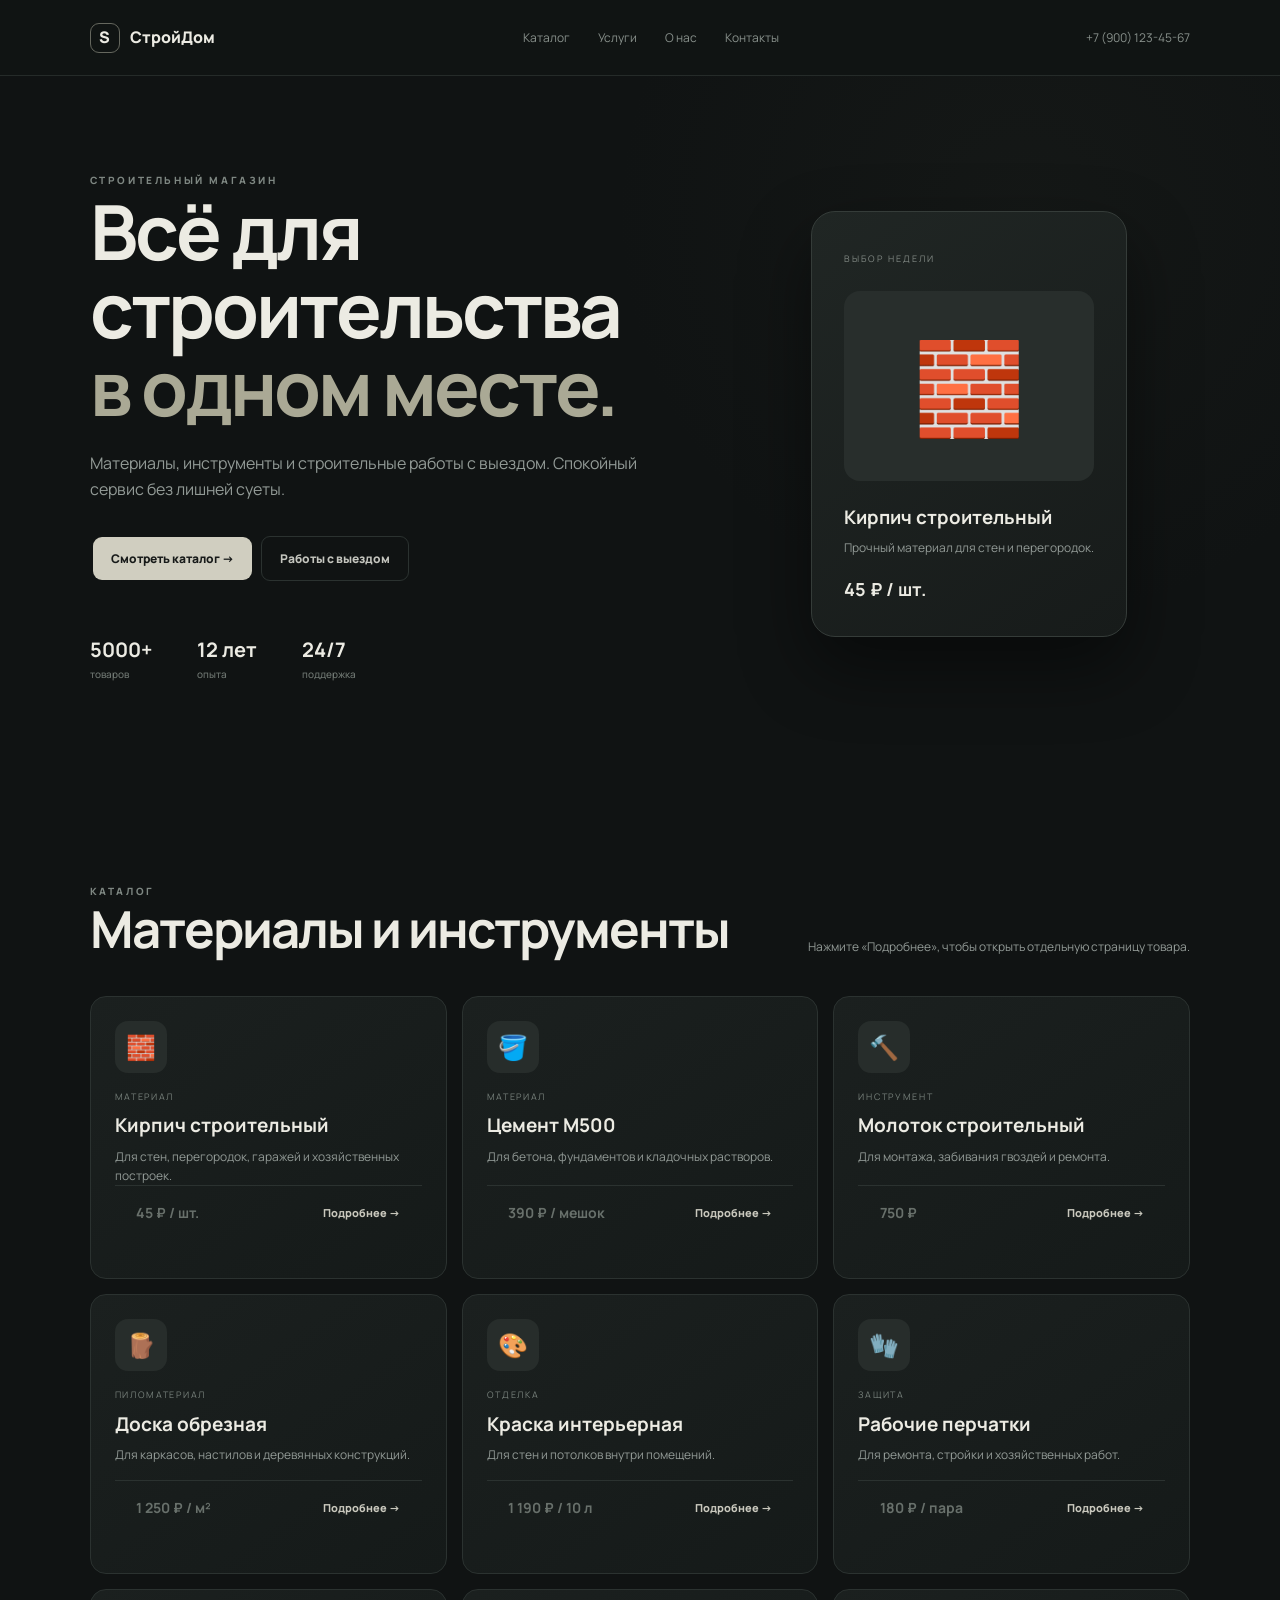
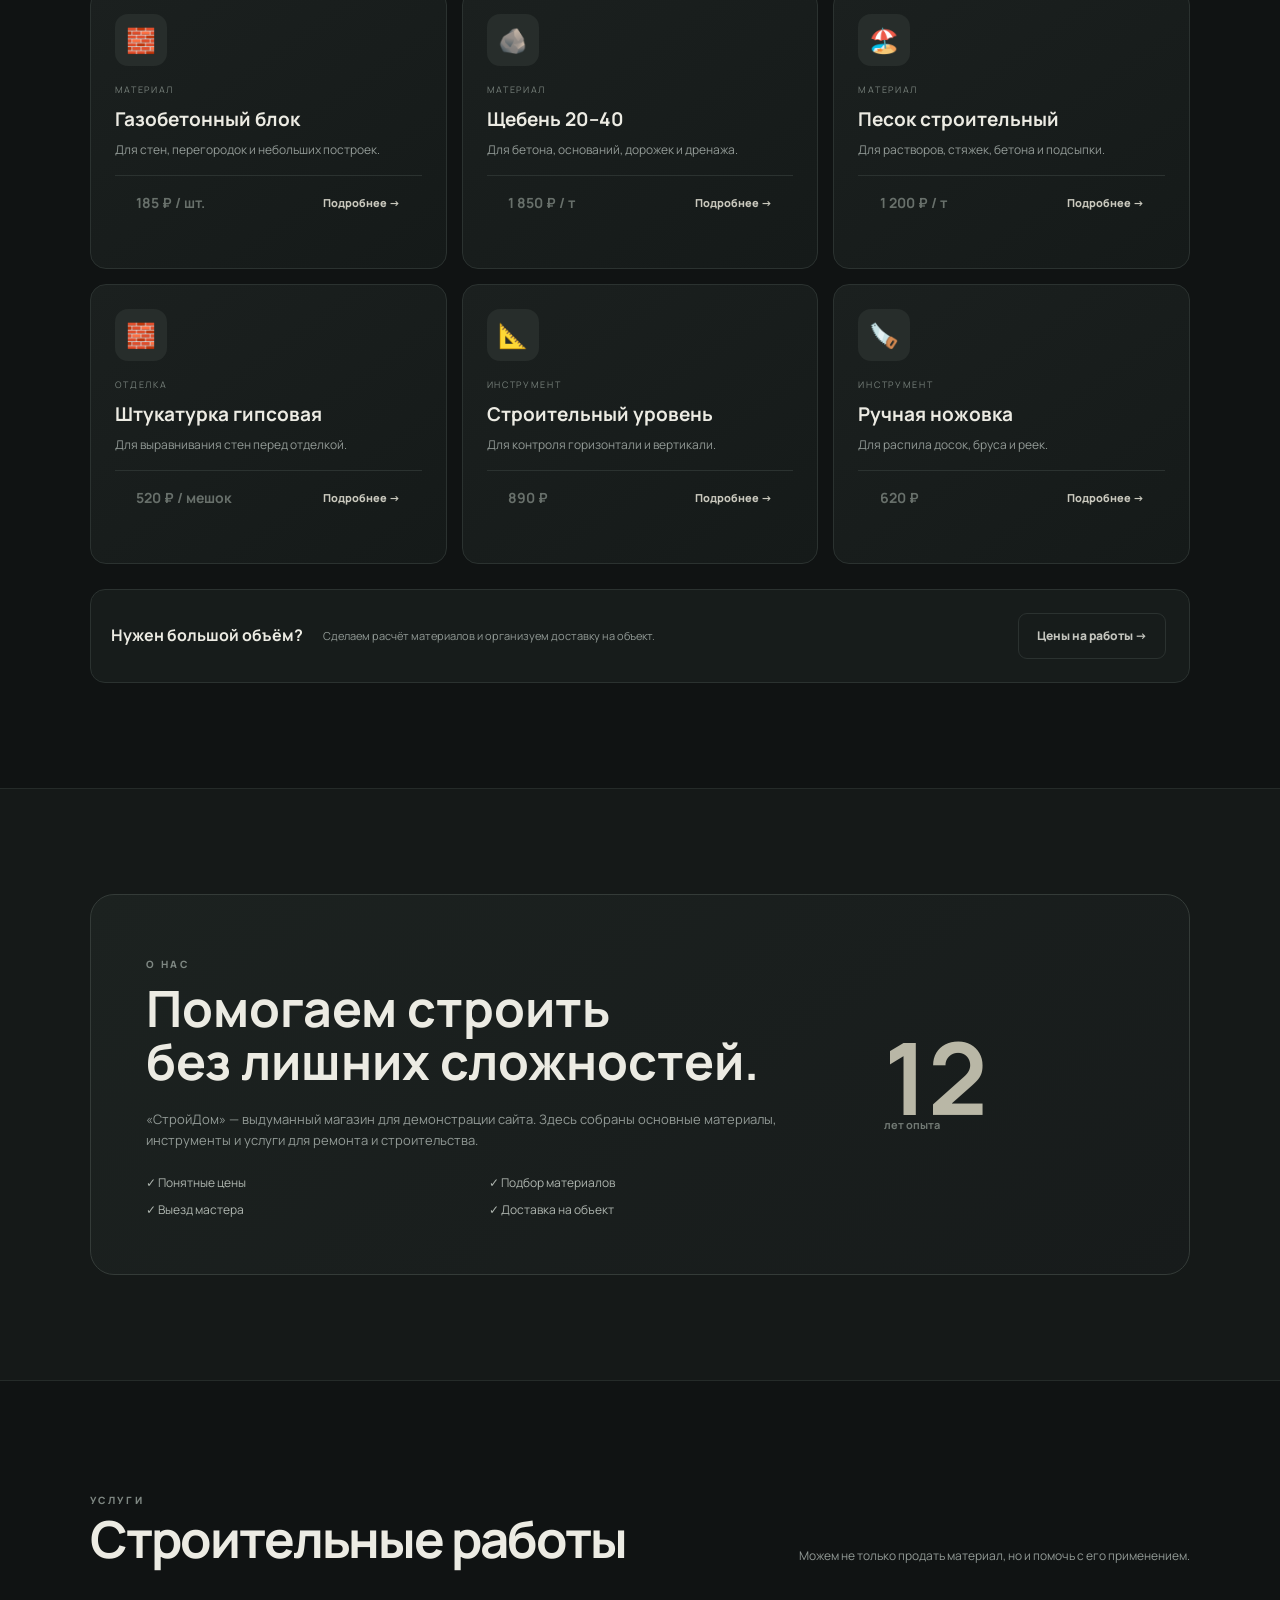
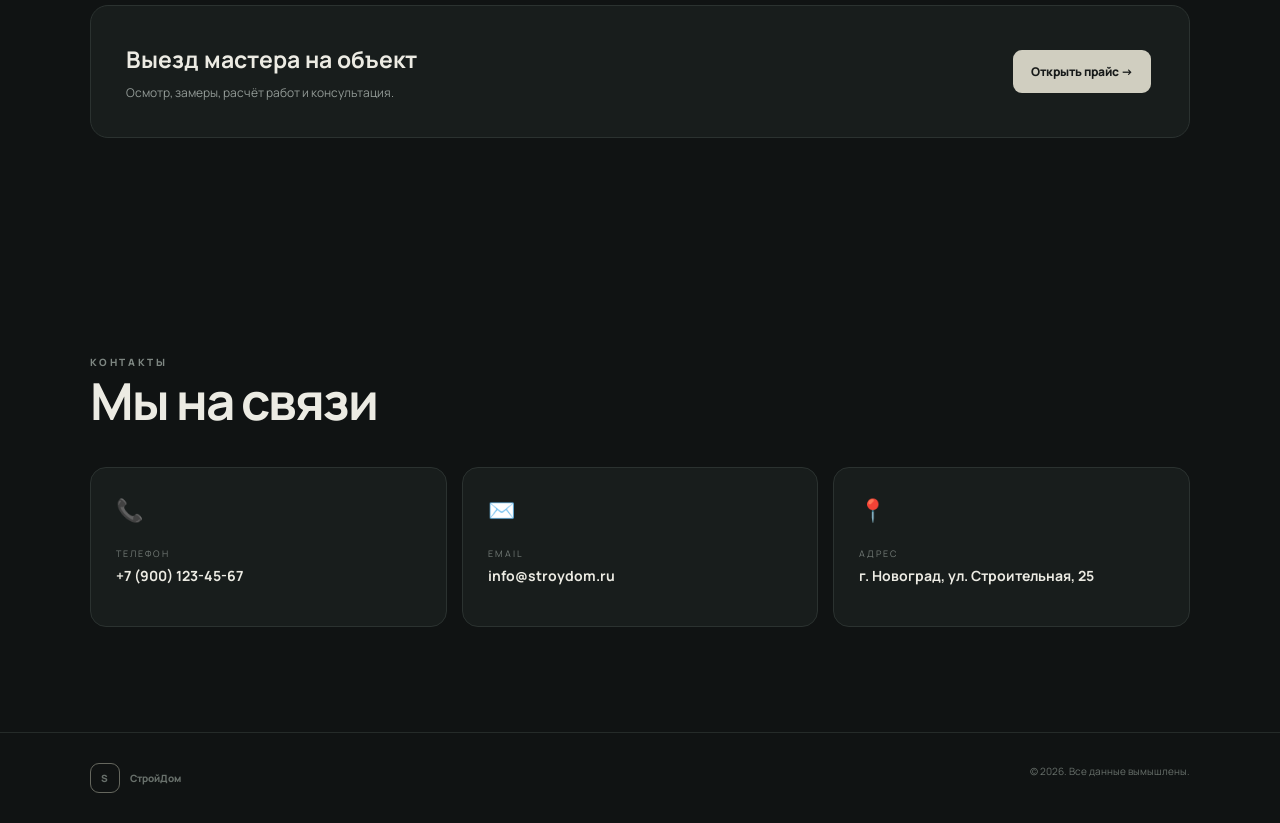
<file: index.html>
<!DOCTYPE html>
<html lang="ru"><head><meta charset="UTF-8"><meta name="viewport" content="width=device-width,initial-scale=1.0"><title>СтройДом — строительные материалы</title><link rel="stylesheet" href="style.css"></head>
<body>
<header><a class="logo" href="index.html"><span>S</span> СтройДом</a><nav><a href="#catalog">Каталог</a><a href="works.html">Услуги</a><a href="#about">О нас</a><a href="#contacts">Контакты</a></nav><a class="phone" href="tel:+79001234567">+7 (900) 123-45-67</a></header>
<section class="hero"><div class="hero-copy reveal"><span class="eyebrow">СТРОИТЕЛЬНЫЙ МАГАЗИН</span><h1>Всё для строительства<br><i>в одном месте.</i></h1><p>Материалы, инструменты и строительные работы с выездом. Спокойный сервис без лишней суеты.</p><a class="btn" href="#catalog">Смотреть каталог →</a> <a class="btn ghost" href="works.html">Работы с выездом</a><div class="stats"><b>5000+<small>товаров</small></b><b>12 лет<small>опыта</small></b><b>24/7<small>поддержка</small></b></div></div><div class="hero-card reveal"><span>ВЫБОР НЕДЕЛИ</span><strong>🧱</strong><h3>Кирпич строительный</h3><p>Прочный материал для стен и перегородок.</p><b>45 ₽ / шт.</b></div></section>

<section id="catalog" class="section"><div class="heading reveal"><div><span class="eyebrow">КАТАЛОГ</span><h2>Материалы и инструменты</h2></div><p>Нажмите «Подробнее», чтобы открыть отдельную страницу товара.</p></div><div class="grid"><article class="card reveal"><div class="icon">🧱</div><small>МАТЕРИАЛ</small><h3>Кирпич строительный</h3><p>Для стен, перегородок, гаражей и хозяйственных построек.</p><footer><b>45 ₽ / шт.</b><a href="brick.html">Подробнее →</a></footer></article><article class="card reveal"><div class="icon">🪣</div><small>МАТЕРИАЛ</small><h3>Цемент М500</h3><p>Для бетона, фундаментов и кладочных растворов.</p><footer><b>390 ₽ / мешок</b><a href="cement.html">Подробнее →</a></footer></article><article class="card reveal"><div class="icon">🔨</div><small>ИНСТРУМЕНТ</small><h3>Молоток строительный</h3><p>Для монтажа, забивания гвоздей и ремонта.</p><footer><b>750 ₽</b><a href="hammer.html">Подробнее →</a></footer></article><article class="card reveal"><div class="icon">🪵</div><small>ПИЛОМАТЕРИАЛ</small><h3>Доска обрезная</h3><p>Для каркасов, настилов и деревянных конструкций.</p><footer><b>1 250 ₽ / м²</b><a href="board.html">Подробнее →</a></footer></article><article class="card reveal"><div class="icon">🎨</div><small>ОТДЕЛКА</small><h3>Краска интерьерная</h3><p>Для стен и потолков внутри помещений.</p><footer><b>1 190 ₽ / 10 л</b><a href="paint.html">Подробнее →</a></footer></article><article class="card reveal"><div class="icon">🧤</div><small>ЗАЩИТА</small><h3>Рабочие перчатки</h3><p>Для ремонта, стройки и хозяйственных работ.</p><footer><b>180 ₽ / пара</b><a href="gloves.html">Подробнее →</a></footer></article><article class="card reveal"><div class="icon">🧱</div><small>МАТЕРИАЛ</small><h3>Газобетонный блок</h3><p>Для стен, перегородок и небольших построек.</p><footer><b>185 ₽ / шт.</b><a href="aerated.html">Подробнее →</a></footer></article><article class="card reveal"><div class="icon">🪨</div><small>МАТЕРИАЛ</small><h3>Щебень 20–40</h3><p>Для бетона, оснований, дорожек и дренажа.</p><footer><b>1 850 ₽ / т</b><a href="crushed-stone.html">Подробнее →</a></footer></article><article class="card reveal"><div class="icon">🏖️</div><small>МАТЕРИАЛ</small><h3>Песок строительный</h3><p>Для растворов, стяжек, бетона и подсыпки.</p><footer><b>1 200 ₽ / т</b><a href="sand.html">Подробнее →</a></footer></article><article class="card reveal"><div class="icon">🧱</div><small>ОТДЕЛКА</small><h3>Штукатурка гипсовая</h3><p>Для выравнивания стен перед отделкой.</p><footer><b>520 ₽ / мешок</b><a href="plaster.html">Подробнее →</a></footer></article><article class="card reveal"><div class="icon">📐</div><small>ИНСТРУМЕНТ</small><h3>Строительный уровень</h3><p>Для контроля горизонтали и вертикали.</p><footer><b>890 ₽</b><a href="level.html">Подробнее →</a></footer></article><article class="card reveal"><div class="icon">🪚</div><small>ИНСТРУМЕНТ</small><h3>Ручная ножовка</h3><p>Для распила досок, бруса и реек.</p><footer><b>620 ₽</b><a href="handsaw.html">Подробнее →</a></footer></article></div><div class="notice"><b>Нужен большой объём?</b><span>Сделаем расчёт материалов и организуем доставку на объект.</span><a class="btn ghost" href="works.html">Цены на работы →</a></div></section>

<section id="about" class="section dark"><div class="about reveal"><div><span class="eyebrow">О НАС</span><h2>Помогаем строить<br>без лишних сложностей.</h2><p>«СтройДом» — выдуманный магазин для демонстрации сайта. Здесь собраны основные материалы, инструменты и услуги для ремонта и строительства.</p><ul><li>✓ Понятные цены</li><li>✓ Подбор материалов</li><li>✓ Выезд мастера</li><li>✓ Доставка на объект</li></ul></div><strong>12<small>лет опыта</small></strong></div></section>

<section class="section"><div class="heading reveal"><div><span class="eyebrow">УСЛУГИ</span><h2>Строительные работы</h2></div><p>Можем не только продать материал, но и помочь с его применением.</p></div><div class="service-box reveal"><div><h3>Выезд мастера на объект</h3><p>Осмотр, замеры, расчёт работ и консультация.</p></div><a class="btn" href="works.html">Открыть прайс →</a></div></section>

<section id="contacts" class="section contacts"><div class="heading reveal"><div><span class="eyebrow">КОНТАКТЫ</span><h2>Мы на связи</h2></div></div><div class="contact-grid"><a href="tel:+79001234567"><span>📞</span><small>ТЕЛЕФОН</small><b>+7 (900) 123-45-67</b></a><a href="mailto:info@stroydom.ru"><span>✉️</span><small>EMAIL</small><b>info@stroydom.ru</b></a><div><span>📍</span><small>АДРЕС</small><b>г. Новоград, ул. Строительная, 25</b></div></div></section>
<footer><div class="logo"><span>S</span> СтройДом</div><p>© 2026. Все данные вымышлены.</p></footer><script src="script.js"></script></body></html>
</file>
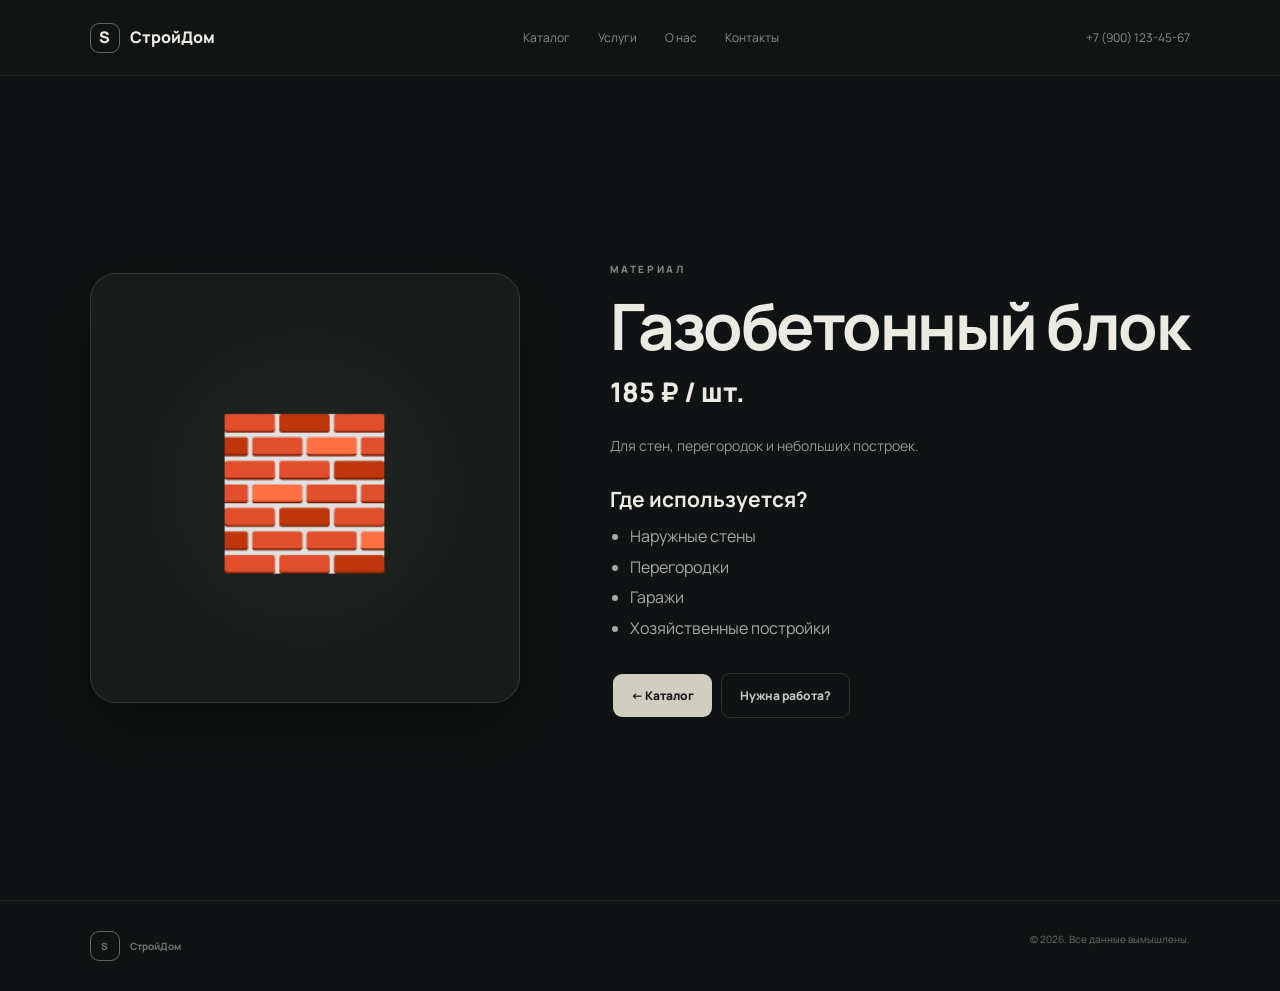
<file: aerated.html>
<!DOCTYPE html><html lang="ru"><head><meta charset="UTF-8"><meta name="viewport" content="width=device-width,initial-scale=1.0"><title>Газобетонный блок — СтройДом</title><link rel="stylesheet" href="style.css"></head><body>
<header><a class="logo" href="index.html"><span>S</span> СтройДом</a><nav><a href="index.html#catalog">Каталог</a><a href="works.html">Услуги</a><a href="index.html#about">О нас</a><a href="index.html#contacts">Контакты</a></nav><a class="phone" href="tel:+79001234567">+7 (900) 123-45-67</a></header>
<main class="detail"><div class="detail-icon reveal">🧱</div><div class="detail-copy reveal"><span class="eyebrow">МАТЕРИАЛ</span><h1>Газобетонный блок</h1><div class="detail-price">185 ₽ / шт.</div><p>Для стен, перегородок и небольших построек.</p><h2>Где используется?</h2><ul><li>Наружные стены</li><li>Перегородки</li><li>Гаражи</li><li>Хозяйственные постройки</li></ul><a class="btn" href="index.html#catalog">← Каталог</a> <a class="btn ghost" href="works.html">Нужна работа?</a></div></main>
<footer><div class="logo"><span>S</span> СтройДом</div><p>© 2026. Все данные вымышлены.</p></footer><script src="script.js"></script></body></html>
</file>
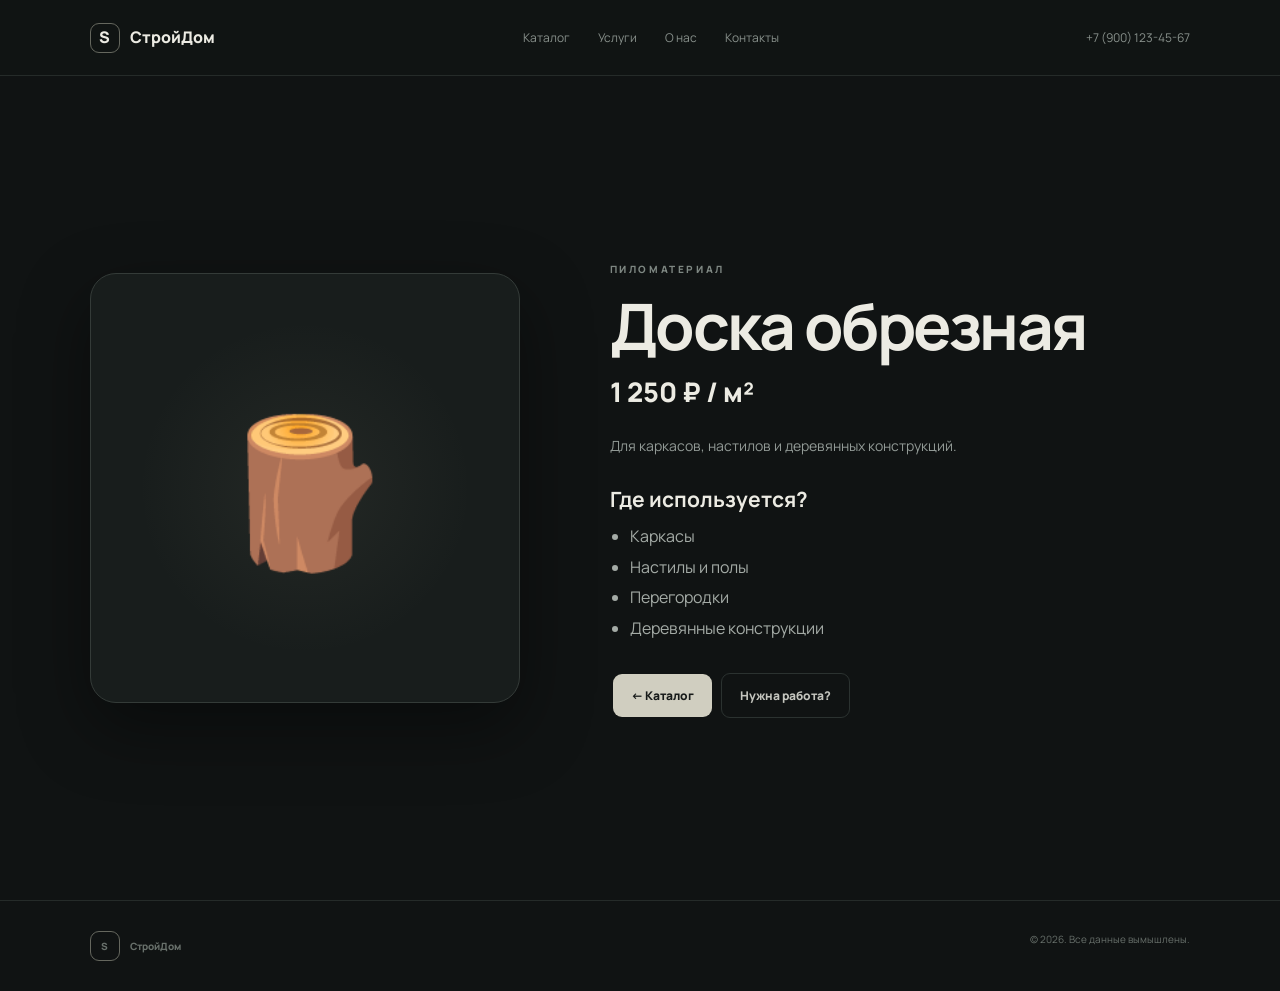
<file: board.html>
<!DOCTYPE html><html lang="ru"><head><meta charset="UTF-8"><meta name="viewport" content="width=device-width,initial-scale=1.0"><title>Доска обрезная — СтройДом</title><link rel="stylesheet" href="style.css"></head><body>
<header><a class="logo" href="index.html"><span>S</span> СтройДом</a><nav><a href="index.html#catalog">Каталог</a><a href="works.html">Услуги</a><a href="index.html#about">О нас</a><a href="index.html#contacts">Контакты</a></nav><a class="phone" href="tel:+79001234567">+7 (900) 123-45-67</a></header>
<main class="detail"><div class="detail-icon reveal">🪵</div><div class="detail-copy reveal"><span class="eyebrow">ПИЛОМАТЕРИАЛ</span><h1>Доска обрезная</h1><div class="detail-price">1 250 ₽ / м²</div><p>Для каркасов, настилов и деревянных конструкций.</p><h2>Где используется?</h2><ul><li>Каркасы</li><li>Настилы и полы</li><li>Перегородки</li><li>Деревянные конструкции</li></ul><a class="btn" href="index.html#catalog">← Каталог</a> <a class="btn ghost" href="works.html">Нужна работа?</a></div></main>
<footer><div class="logo"><span>S</span> СтройДом</div><p>© 2026. Все данные вымышлены.</p></footer><script src="script.js"></script></body></html>
</file>
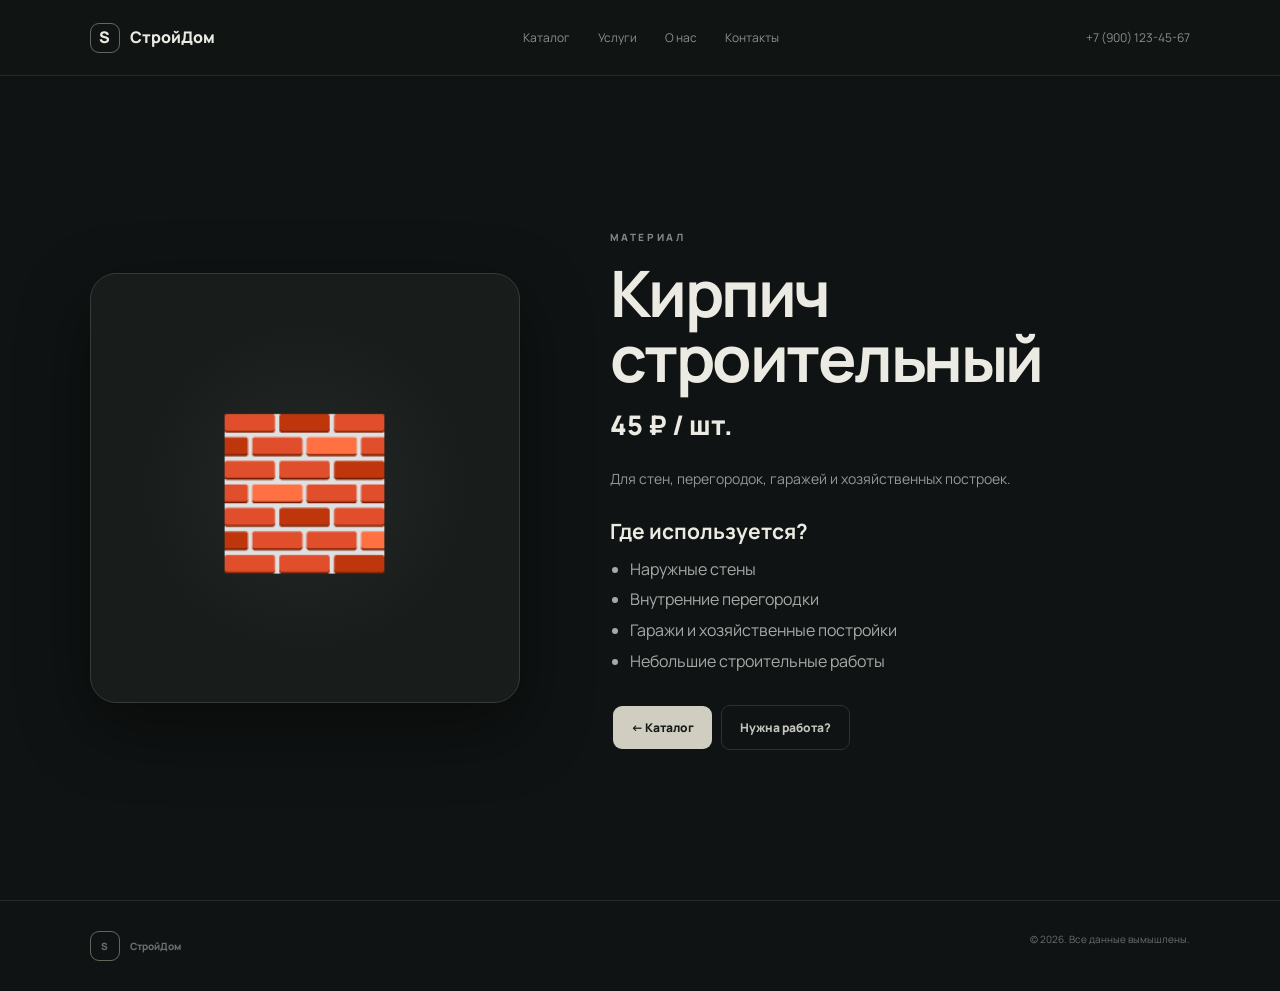
<file: brick.html>
<!DOCTYPE html><html lang="ru"><head><meta charset="UTF-8"><meta name="viewport" content="width=device-width,initial-scale=1.0"><title>Кирпич строительный — СтройДом</title><link rel="stylesheet" href="style.css"></head><body>
<header><a class="logo" href="index.html"><span>S</span> СтройДом</a><nav><a href="index.html#catalog">Каталог</a><a href="works.html">Услуги</a><a href="index.html#about">О нас</a><a href="index.html#contacts">Контакты</a></nav><a class="phone" href="tel:+79001234567">+7 (900) 123-45-67</a></header>
<main class="detail"><div class="detail-icon reveal">🧱</div><div class="detail-copy reveal"><span class="eyebrow">МАТЕРИАЛ</span><h1>Кирпич строительный</h1><div class="detail-price">45 ₽ / шт.</div><p>Для стен, перегородок, гаражей и хозяйственных построек.</p><h2>Где используется?</h2><ul><li>Наружные стены</li><li>Внутренние перегородки</li><li>Гаражи и хозяйственные постройки</li><li>Небольшие строительные работы</li></ul><a class="btn" href="index.html#catalog">← Каталог</a> <a class="btn ghost" href="works.html">Нужна работа?</a></div></main>
<footer><div class="logo"><span>S</span> СтройДом</div><p>© 2026. Все данные вымышлены.</p></footer><script src="script.js"></script></body></html>
</file>
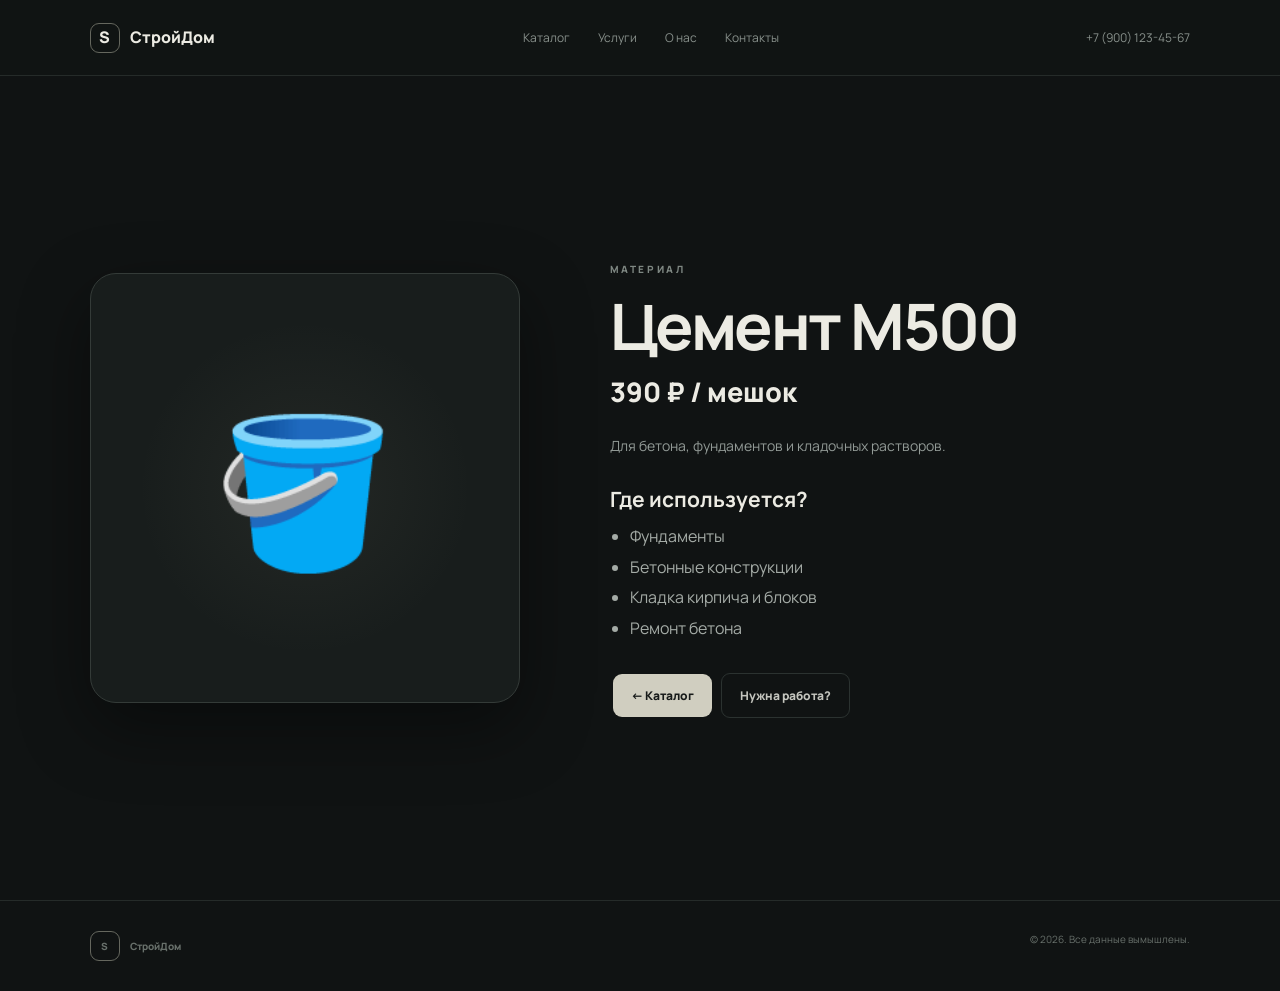
<file: cement.html>
<!DOCTYPE html><html lang="ru"><head><meta charset="UTF-8"><meta name="viewport" content="width=device-width,initial-scale=1.0"><title>Цемент М500 — СтройДом</title><link rel="stylesheet" href="style.css"></head><body>
<header><a class="logo" href="index.html"><span>S</span> СтройДом</a><nav><a href="index.html#catalog">Каталог</a><a href="works.html">Услуги</a><a href="index.html#about">О нас</a><a href="index.html#contacts">Контакты</a></nav><a class="phone" href="tel:+79001234567">+7 (900) 123-45-67</a></header>
<main class="detail"><div class="detail-icon reveal">🪣</div><div class="detail-copy reveal"><span class="eyebrow">МАТЕРИАЛ</span><h1>Цемент М500</h1><div class="detail-price">390 ₽ / мешок</div><p>Для бетона, фундаментов и кладочных растворов.</p><h2>Где используется?</h2><ul><li>Фундаменты</li><li>Бетонные конструкции</li><li>Кладка кирпича и блоков</li><li>Ремонт бетона</li></ul><a class="btn" href="index.html#catalog">← Каталог</a> <a class="btn ghost" href="works.html">Нужна работа?</a></div></main>
<footer><div class="logo"><span>S</span> СтройДом</div><p>© 2026. Все данные вымышлены.</p></footer><script src="script.js"></script></body></html>
</file>
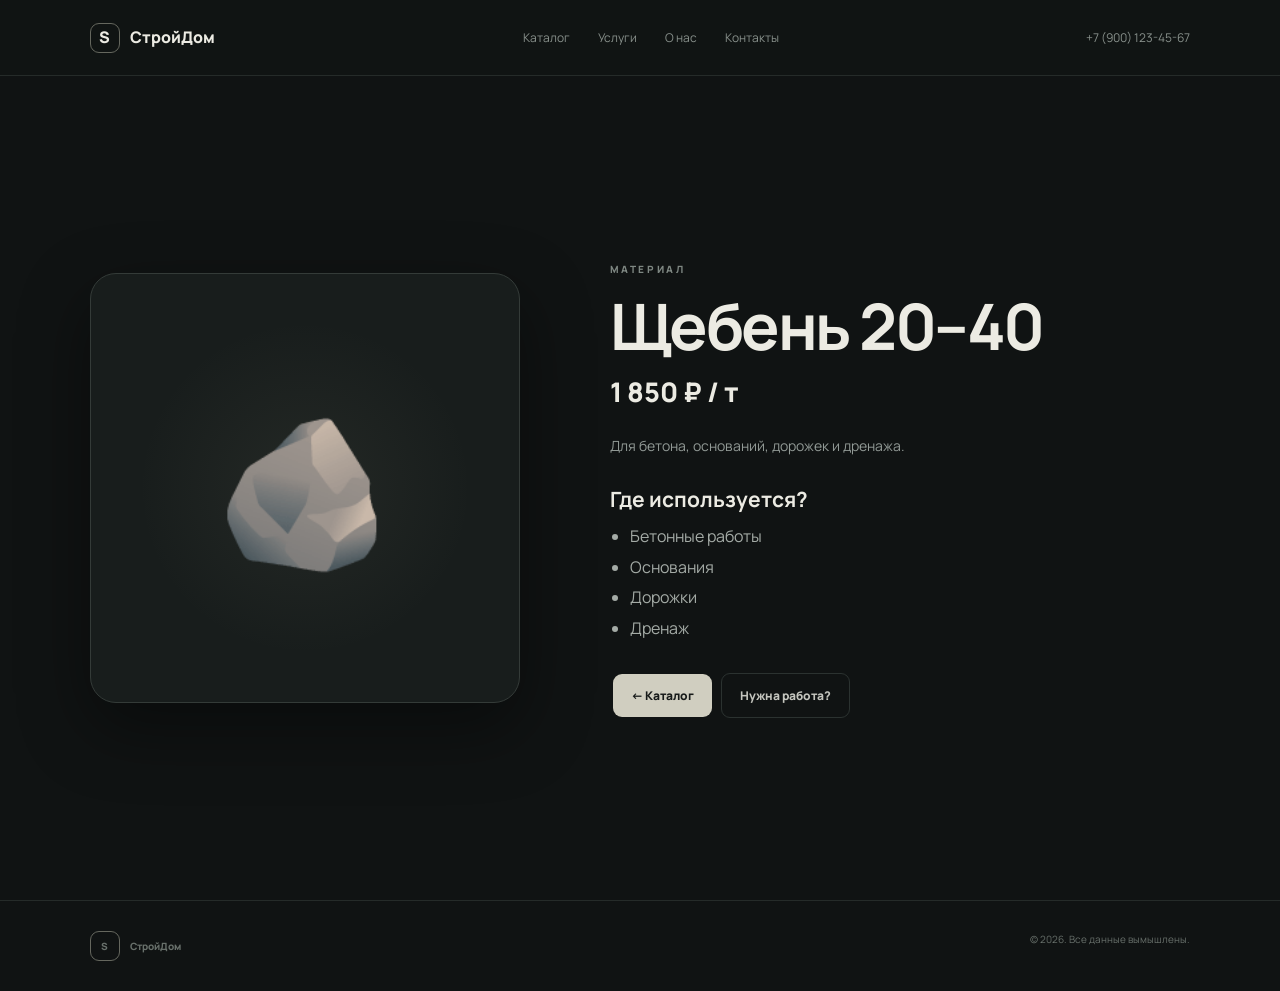
<file: crushed-stone.html>
<!DOCTYPE html><html lang="ru"><head><meta charset="UTF-8"><meta name="viewport" content="width=device-width,initial-scale=1.0"><title>Щебень 20–40 — СтройДом</title><link rel="stylesheet" href="style.css"></head><body>
<header><a class="logo" href="index.html"><span>S</span> СтройДом</a><nav><a href="index.html#catalog">Каталог</a><a href="works.html">Услуги</a><a href="index.html#about">О нас</a><a href="index.html#contacts">Контакты</a></nav><a class="phone" href="tel:+79001234567">+7 (900) 123-45-67</a></header>
<main class="detail"><div class="detail-icon reveal">🪨</div><div class="detail-copy reveal"><span class="eyebrow">МАТЕРИАЛ</span><h1>Щебень 20–40</h1><div class="detail-price">1 850 ₽ / т</div><p>Для бетона, оснований, дорожек и дренажа.</p><h2>Где используется?</h2><ul><li>Бетонные работы</li><li>Основания</li><li>Дорожки</li><li>Дренаж</li></ul><a class="btn" href="index.html#catalog">← Каталог</a> <a class="btn ghost" href="works.html">Нужна работа?</a></div></main>
<footer><div class="logo"><span>S</span> СтройДом</div><p>© 2026. Все данные вымышлены.</p></footer><script src="script.js"></script></body></html>
</file>
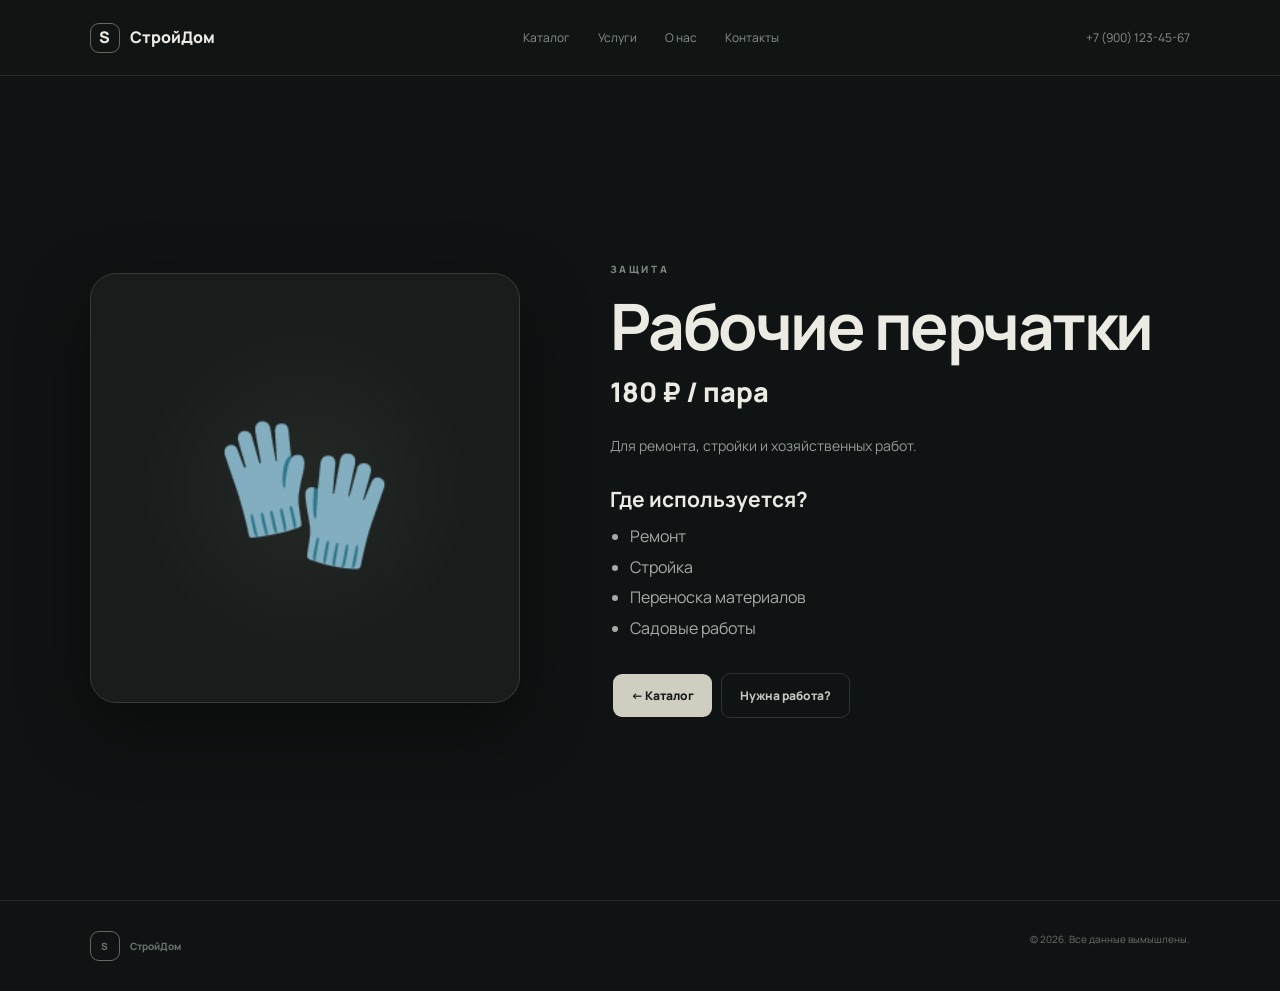
<file: gloves.html>
<!DOCTYPE html><html lang="ru"><head><meta charset="UTF-8"><meta name="viewport" content="width=device-width,initial-scale=1.0"><title>Рабочие перчатки — СтройДом</title><link rel="stylesheet" href="style.css"></head><body>
<header><a class="logo" href="index.html"><span>S</span> СтройДом</a><nav><a href="index.html#catalog">Каталог</a><a href="works.html">Услуги</a><a href="index.html#about">О нас</a><a href="index.html#contacts">Контакты</a></nav><a class="phone" href="tel:+79001234567">+7 (900) 123-45-67</a></header>
<main class="detail"><div class="detail-icon reveal">🧤</div><div class="detail-copy reveal"><span class="eyebrow">ЗАЩИТА</span><h1>Рабочие перчатки</h1><div class="detail-price">180 ₽ / пара</div><p>Для ремонта, стройки и хозяйственных работ.</p><h2>Где используется?</h2><ul><li>Ремонт</li><li>Стройка</li><li>Переноска материалов</li><li>Садовые работы</li></ul><a class="btn" href="index.html#catalog">← Каталог</a> <a class="btn ghost" href="works.html">Нужна работа?</a></div></main>
<footer><div class="logo"><span>S</span> СтройДом</div><p>© 2026. Все данные вымышлены.</p></footer><script src="script.js"></script></body></html>
</file>
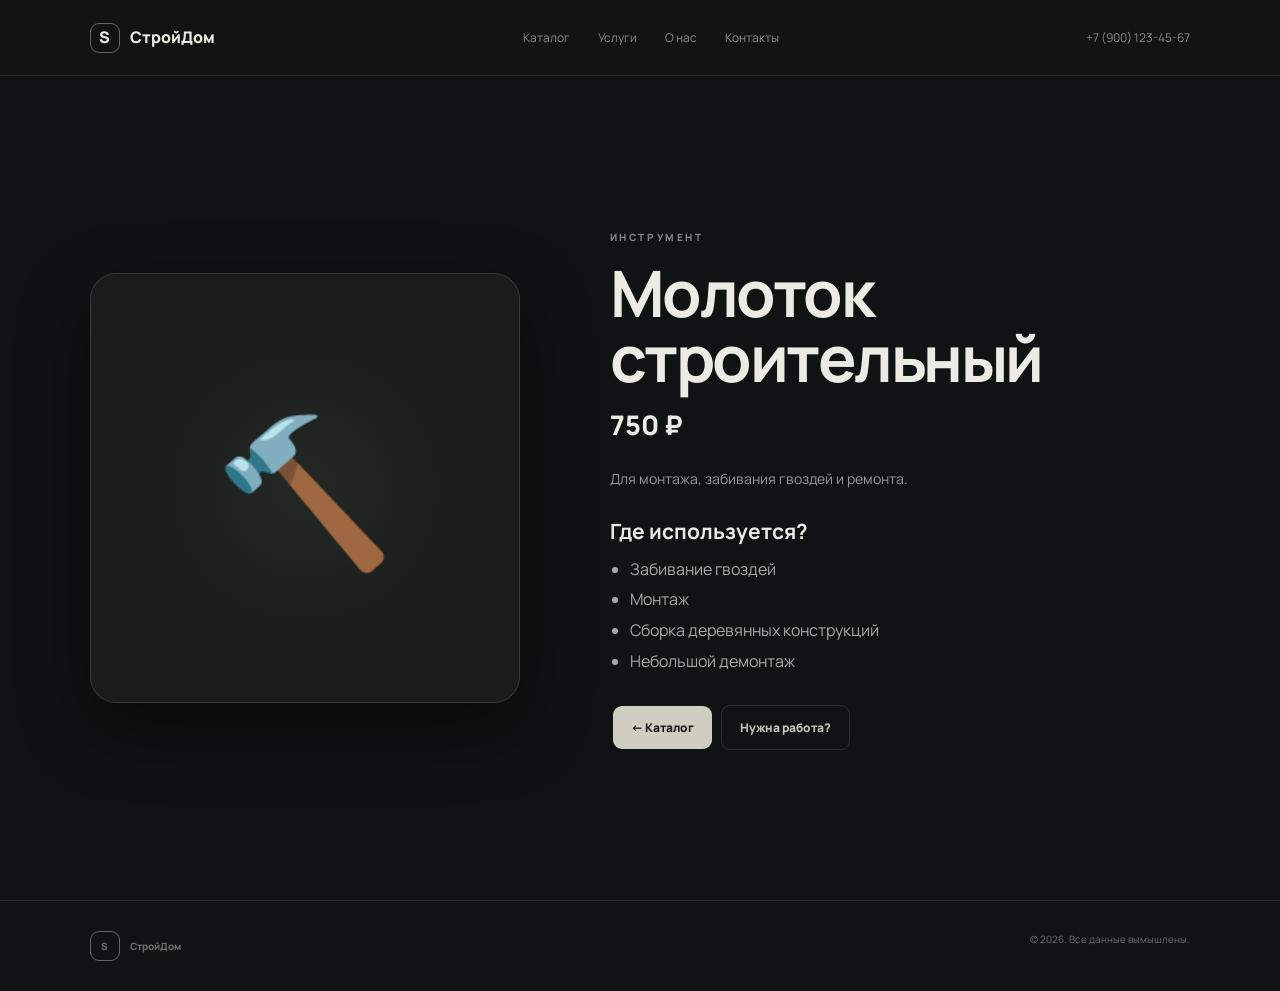
<file: hammer.html>
<!DOCTYPE html><html lang="ru"><head><meta charset="UTF-8"><meta name="viewport" content="width=device-width,initial-scale=1.0"><title>Молоток строительный — СтройДом</title><link rel="stylesheet" href="style.css"></head><body>
<header><a class="logo" href="index.html"><span>S</span> СтройДом</a><nav><a href="index.html#catalog">Каталог</a><a href="works.html">Услуги</a><a href="index.html#about">О нас</a><a href="index.html#contacts">Контакты</a></nav><a class="phone" href="tel:+79001234567">+7 (900) 123-45-67</a></header>
<main class="detail"><div class="detail-icon reveal">🔨</div><div class="detail-copy reveal"><span class="eyebrow">ИНСТРУМЕНТ</span><h1>Молоток строительный</h1><div class="detail-price">750 ₽</div><p>Для монтажа, забивания гвоздей и ремонта.</p><h2>Где используется?</h2><ul><li>Забивание гвоздей</li><li>Монтаж</li><li>Сборка деревянных конструкций</li><li>Небольшой демонтаж</li></ul><a class="btn" href="index.html#catalog">← Каталог</a> <a class="btn ghost" href="works.html">Нужна работа?</a></div></main>
<footer><div class="logo"><span>S</span> СтройДом</div><p>© 2026. Все данные вымышлены.</p></footer><script src="script.js"></script></body></html>
</file>
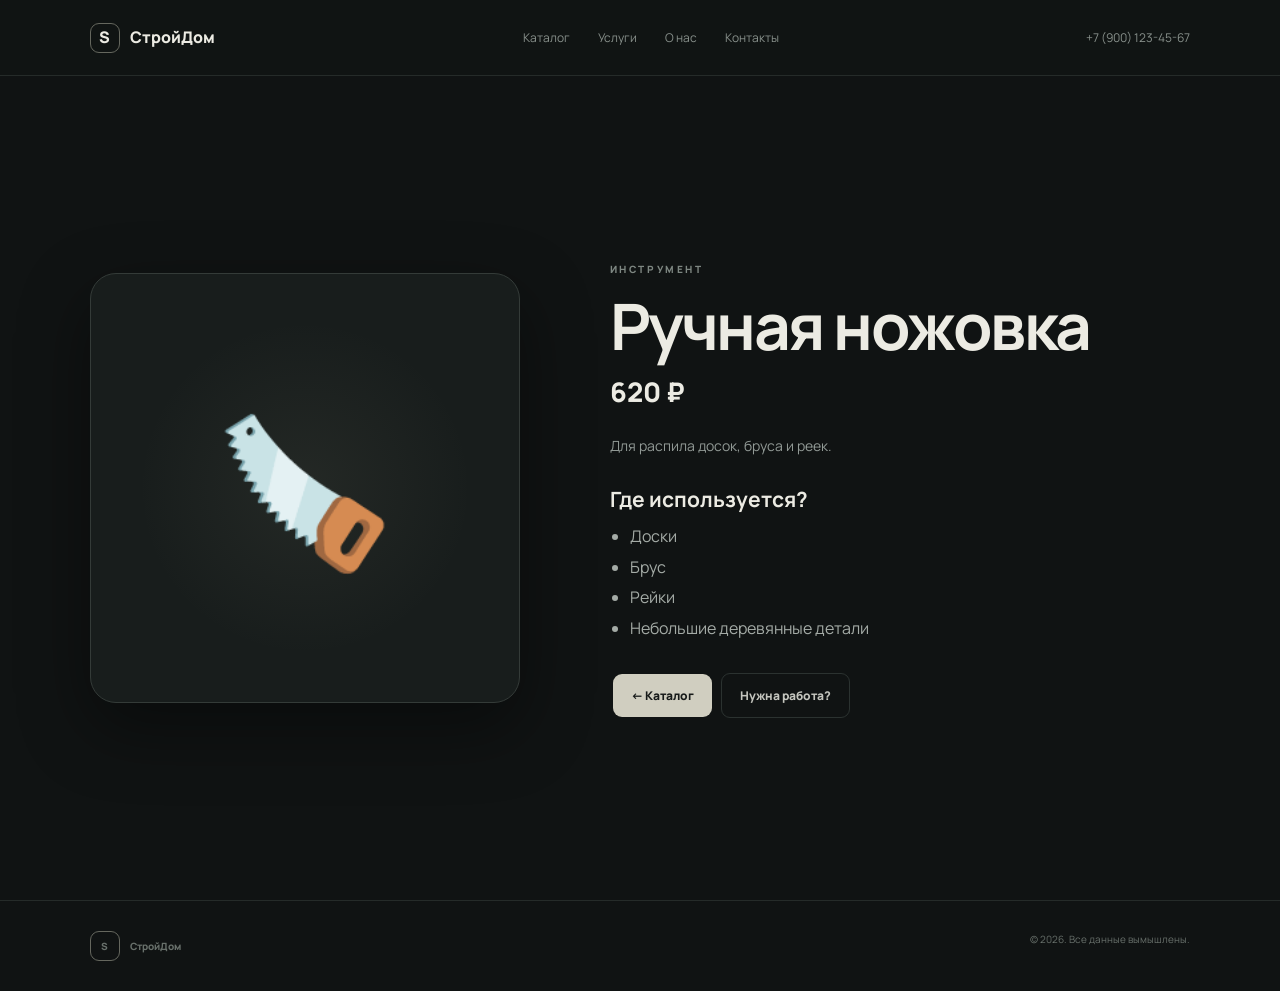
<file: handsaw.html>
<!DOCTYPE html><html lang="ru"><head><meta charset="UTF-8"><meta name="viewport" content="width=device-width,initial-scale=1.0"><title>Ручная ножовка — СтройДом</title><link rel="stylesheet" href="style.css"></head><body>
<header><a class="logo" href="index.html"><span>S</span> СтройДом</a><nav><a href="index.html#catalog">Каталог</a><a href="works.html">Услуги</a><a href="index.html#about">О нас</a><a href="index.html#contacts">Контакты</a></nav><a class="phone" href="tel:+79001234567">+7 (900) 123-45-67</a></header>
<main class="detail"><div class="detail-icon reveal">🪚</div><div class="detail-copy reveal"><span class="eyebrow">ИНСТРУМЕНТ</span><h1>Ручная ножовка</h1><div class="detail-price">620 ₽</div><p>Для распила досок, бруса и реек.</p><h2>Где используется?</h2><ul><li>Доски</li><li>Брус</li><li>Рейки</li><li>Небольшие деревянные детали</li></ul><a class="btn" href="index.html#catalog">← Каталог</a> <a class="btn ghost" href="works.html">Нужна работа?</a></div></main>
<footer><div class="logo"><span>S</span> СтройДом</div><p>© 2026. Все данные вымышлены.</p></footer><script src="script.js"></script></body></html>
</file>
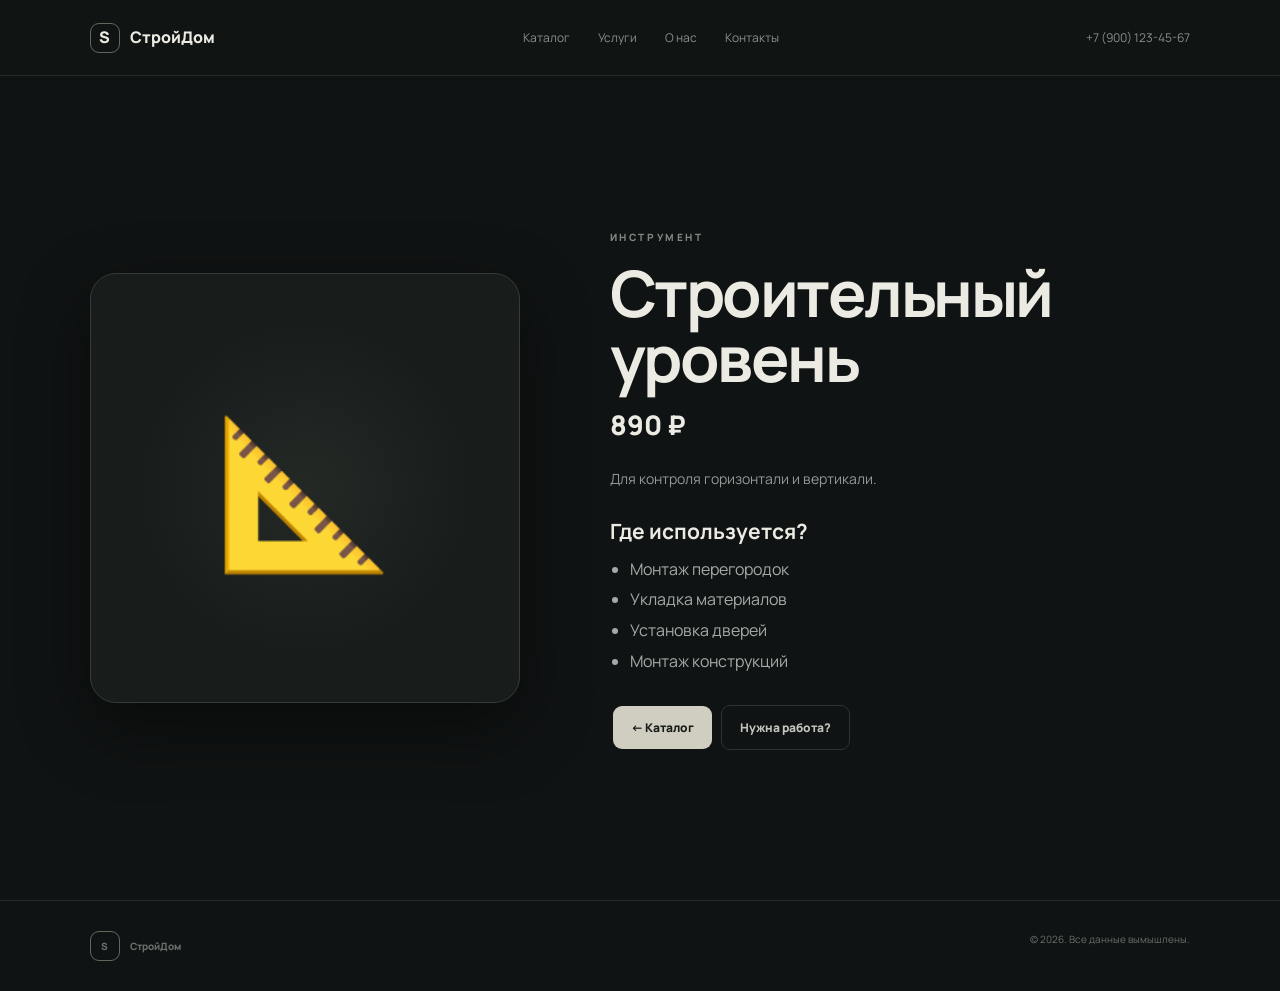
<file: level.html>
<!DOCTYPE html><html lang="ru"><head><meta charset="UTF-8"><meta name="viewport" content="width=device-width,initial-scale=1.0"><title>Строительный уровень — СтройДом</title><link rel="stylesheet" href="style.css"></head><body>
<header><a class="logo" href="index.html"><span>S</span> СтройДом</a><nav><a href="index.html#catalog">Каталог</a><a href="works.html">Услуги</a><a href="index.html#about">О нас</a><a href="index.html#contacts">Контакты</a></nav><a class="phone" href="tel:+79001234567">+7 (900) 123-45-67</a></header>
<main class="detail"><div class="detail-icon reveal">📐</div><div class="detail-copy reveal"><span class="eyebrow">ИНСТРУМЕНТ</span><h1>Строительный уровень</h1><div class="detail-price">890 ₽</div><p>Для контроля горизонтали и вертикали.</p><h2>Где используется?</h2><ul><li>Монтаж перегородок</li><li>Укладка материалов</li><li>Установка дверей</li><li>Монтаж конструкций</li></ul><a class="btn" href="index.html#catalog">← Каталог</a> <a class="btn ghost" href="works.html">Нужна работа?</a></div></main>
<footer><div class="logo"><span>S</span> СтройДом</div><p>© 2026. Все данные вымышлены.</p></footer><script src="script.js"></script></body></html>
</file>
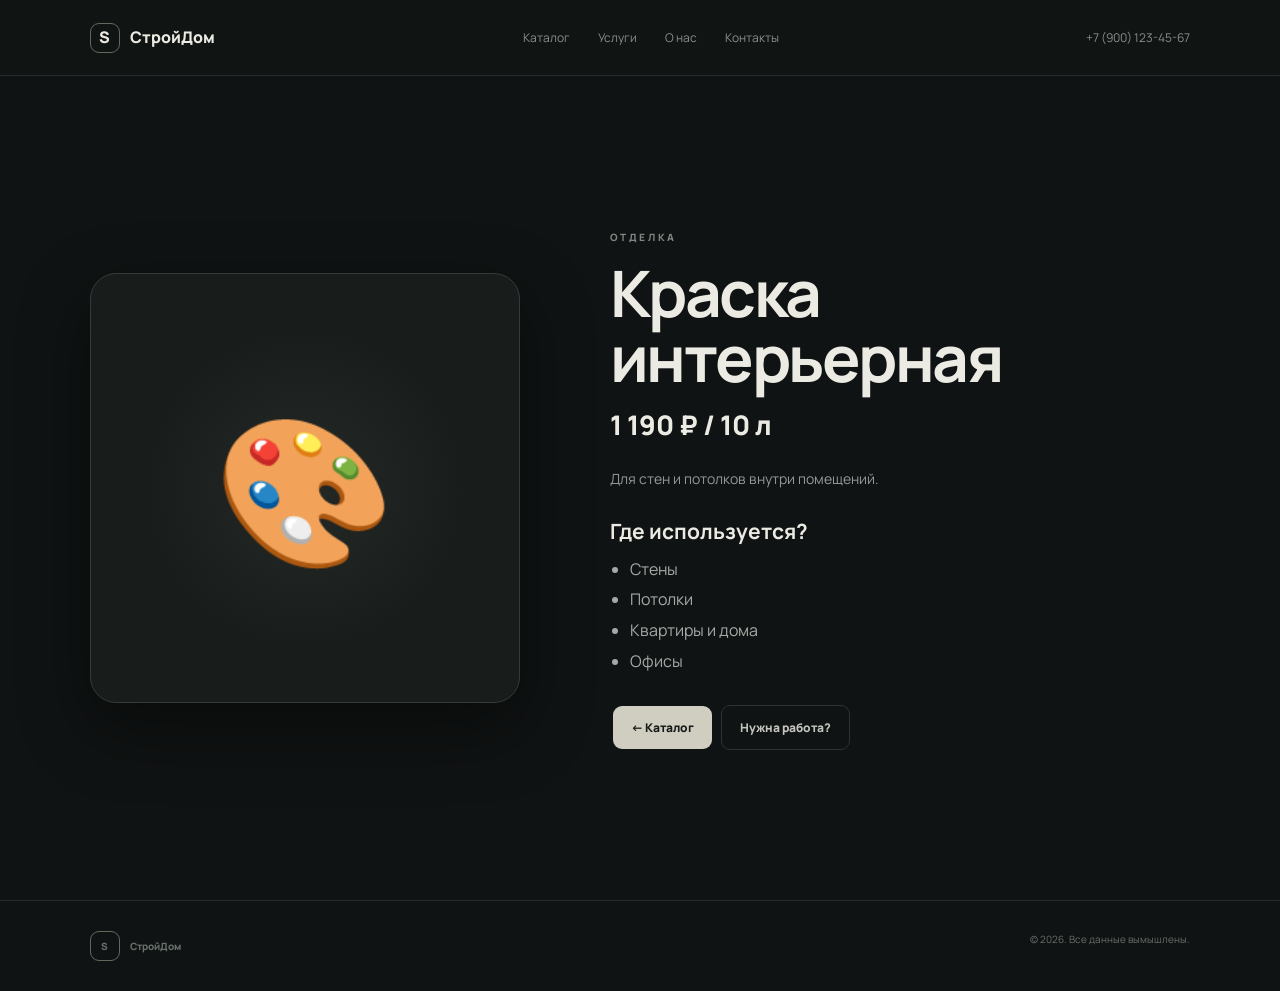
<file: paint.html>
<!DOCTYPE html><html lang="ru"><head><meta charset="UTF-8"><meta name="viewport" content="width=device-width,initial-scale=1.0"><title>Краска интерьерная — СтройДом</title><link rel="stylesheet" href="style.css"></head><body>
<header><a class="logo" href="index.html"><span>S</span> СтройДом</a><nav><a href="index.html#catalog">Каталог</a><a href="works.html">Услуги</a><a href="index.html#about">О нас</a><a href="index.html#contacts">Контакты</a></nav><a class="phone" href="tel:+79001234567">+7 (900) 123-45-67</a></header>
<main class="detail"><div class="detail-icon reveal">🎨</div><div class="detail-copy reveal"><span class="eyebrow">ОТДЕЛКА</span><h1>Краска интерьерная</h1><div class="detail-price">1 190 ₽ / 10 л</div><p>Для стен и потолков внутри помещений.</p><h2>Где используется?</h2><ul><li>Стены</li><li>Потолки</li><li>Квартиры и дома</li><li>Офисы</li></ul><a class="btn" href="index.html#catalog">← Каталог</a> <a class="btn ghost" href="works.html">Нужна работа?</a></div></main>
<footer><div class="logo"><span>S</span> СтройДом</div><p>© 2026. Все данные вымышлены.</p></footer><script src="script.js"></script></body></html>
</file>
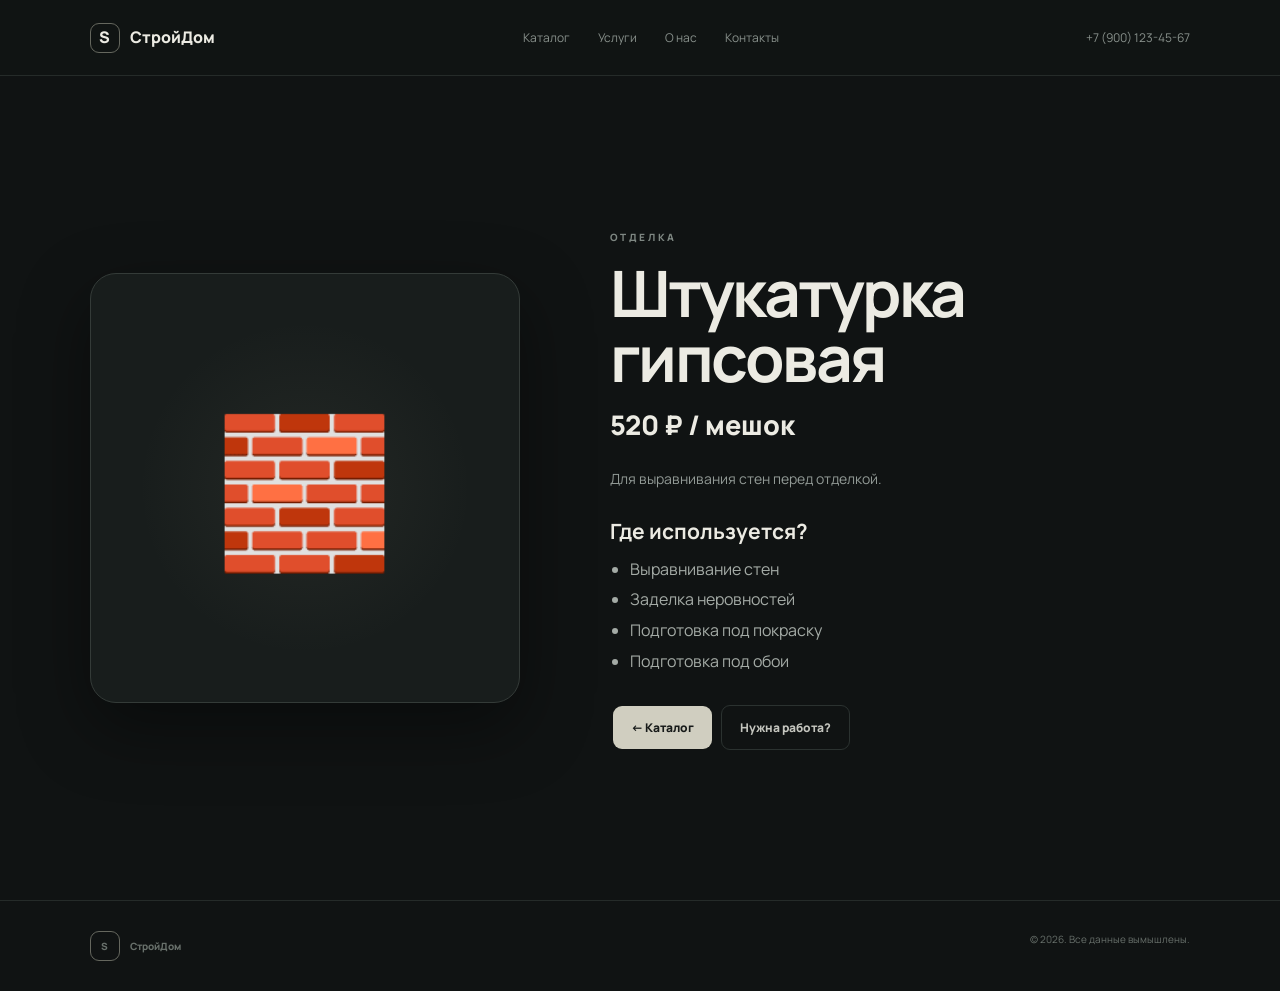
<file: plaster.html>
<!DOCTYPE html><html lang="ru"><head><meta charset="UTF-8"><meta name="viewport" content="width=device-width,initial-scale=1.0"><title>Штукатурка гипсовая — СтройДом</title><link rel="stylesheet" href="style.css"></head><body>
<header><a class="logo" href="index.html"><span>S</span> СтройДом</a><nav><a href="index.html#catalog">Каталог</a><a href="works.html">Услуги</a><a href="index.html#about">О нас</a><a href="index.html#contacts">Контакты</a></nav><a class="phone" href="tel:+79001234567">+7 (900) 123-45-67</a></header>
<main class="detail"><div class="detail-icon reveal">🧱</div><div class="detail-copy reveal"><span class="eyebrow">ОТДЕЛКА</span><h1>Штукатурка гипсовая</h1><div class="detail-price">520 ₽ / мешок</div><p>Для выравнивания стен перед отделкой.</p><h2>Где используется?</h2><ul><li>Выравнивание стен</li><li>Заделка неровностей</li><li>Подготовка под покраску</li><li>Подготовка под обои</li></ul><a class="btn" href="index.html#catalog">← Каталог</a> <a class="btn ghost" href="works.html">Нужна работа?</a></div></main>
<footer><div class="logo"><span>S</span> СтройДом</div><p>© 2026. Все данные вымышлены.</p></footer><script src="script.js"></script></body></html>
</file>
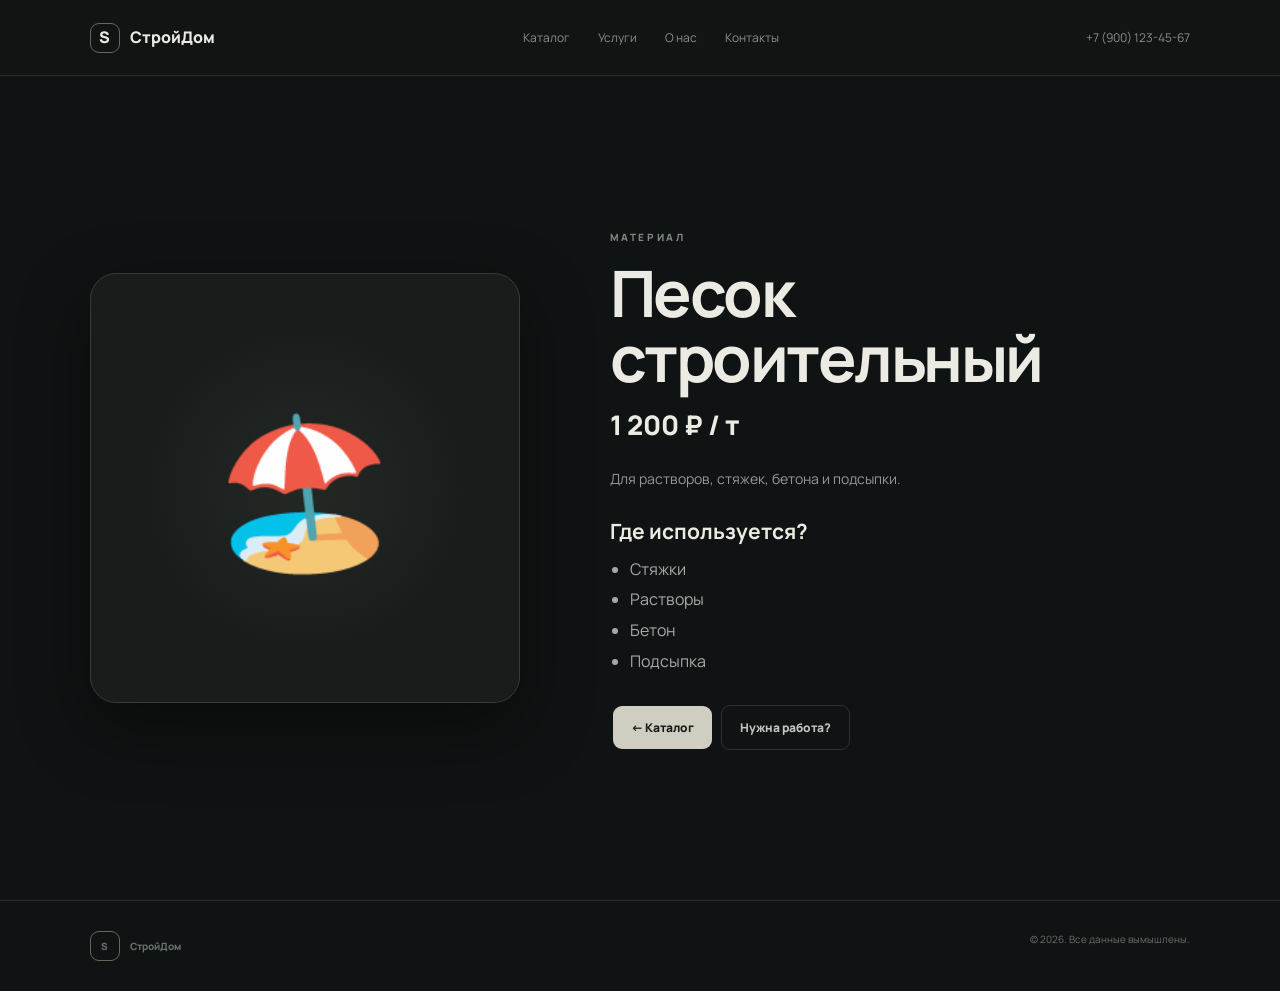
<file: sand.html>
<!DOCTYPE html><html lang="ru"><head><meta charset="UTF-8"><meta name="viewport" content="width=device-width,initial-scale=1.0"><title>Песок строительный — СтройДом</title><link rel="stylesheet" href="style.css"></head><body>
<header><a class="logo" href="index.html"><span>S</span> СтройДом</a><nav><a href="index.html#catalog">Каталог</a><a href="works.html">Услуги</a><a href="index.html#about">О нас</a><a href="index.html#contacts">Контакты</a></nav><a class="phone" href="tel:+79001234567">+7 (900) 123-45-67</a></header>
<main class="detail"><div class="detail-icon reveal">🏖️</div><div class="detail-copy reveal"><span class="eyebrow">МАТЕРИАЛ</span><h1>Песок строительный</h1><div class="detail-price">1 200 ₽ / т</div><p>Для растворов, стяжек, бетона и подсыпки.</p><h2>Где используется?</h2><ul><li>Стяжки</li><li>Растворы</li><li>Бетон</li><li>Подсыпка</li></ul><a class="btn" href="index.html#catalog">← Каталог</a> <a class="btn ghost" href="works.html">Нужна работа?</a></div></main>
<footer><div class="logo"><span>S</span> СтройДом</div><p>© 2026. Все данные вымышлены.</p></footer><script src="script.js"></script></body></html>
</file>
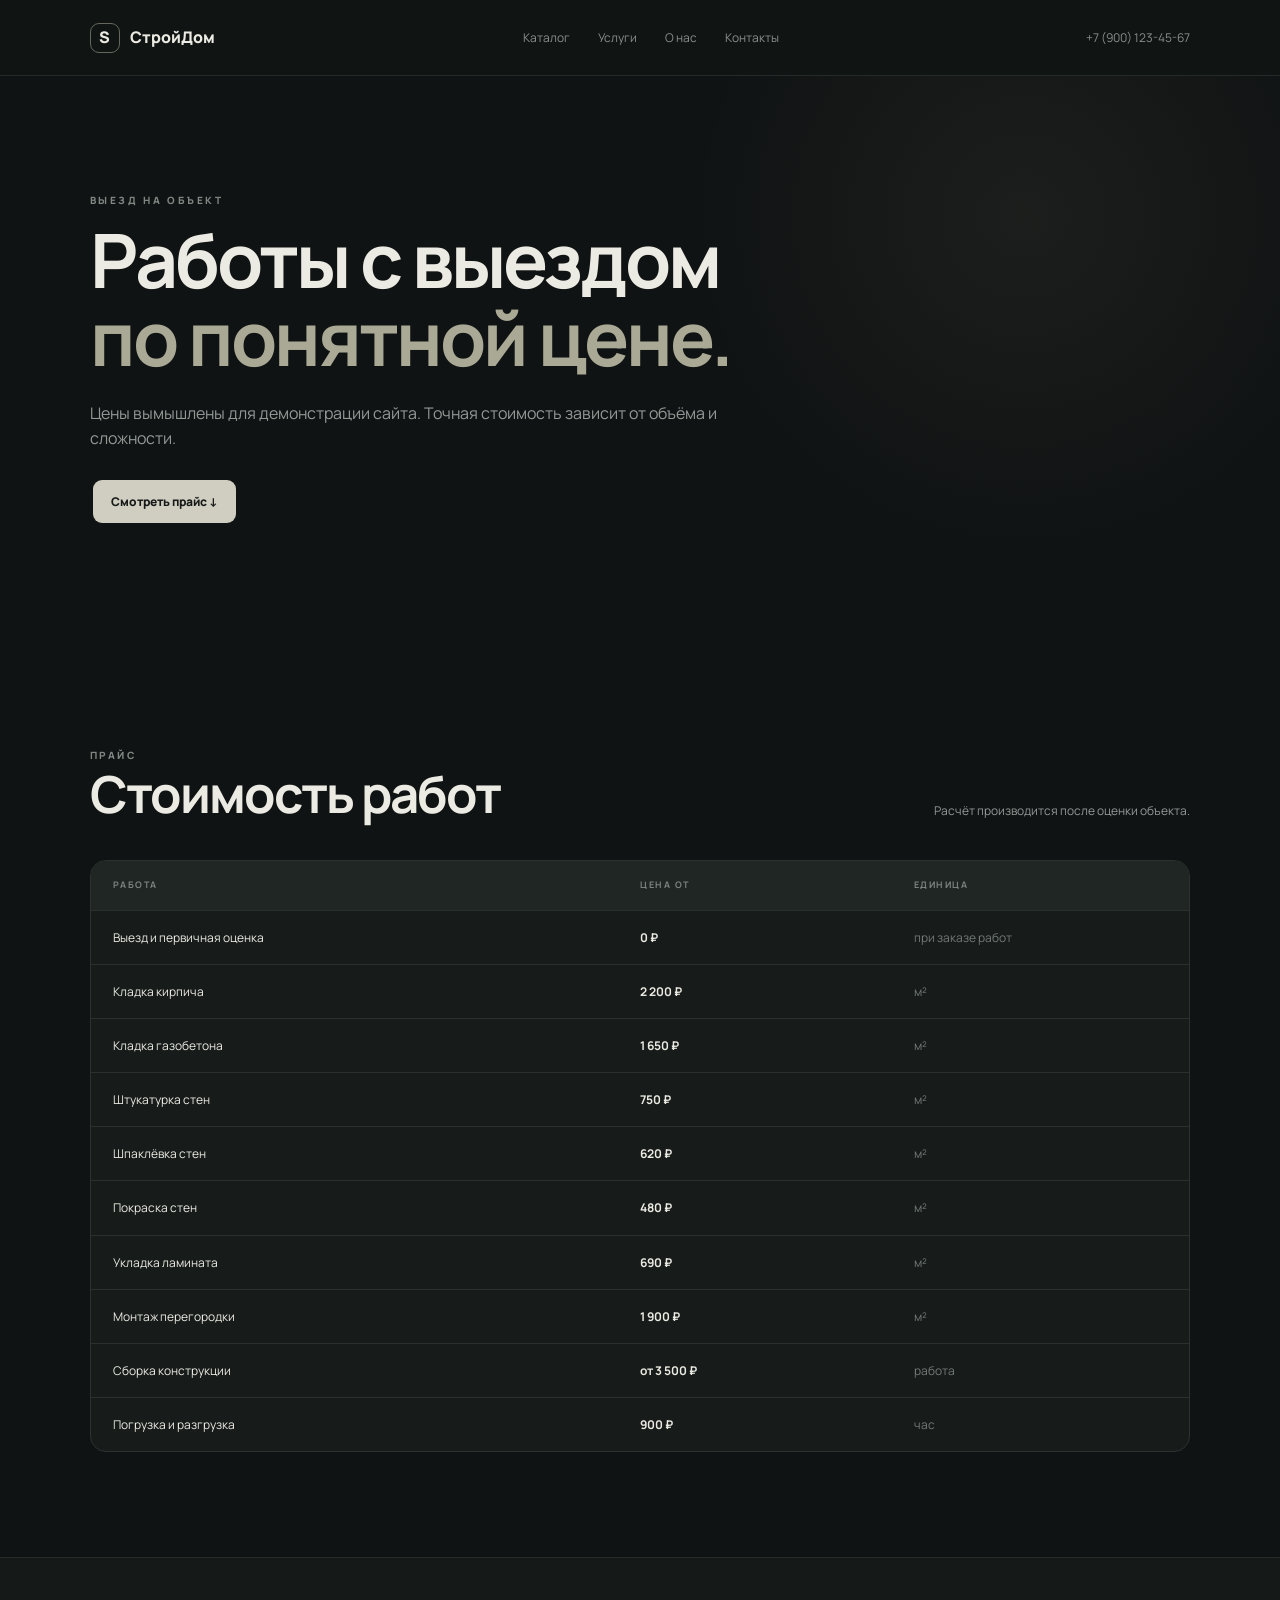
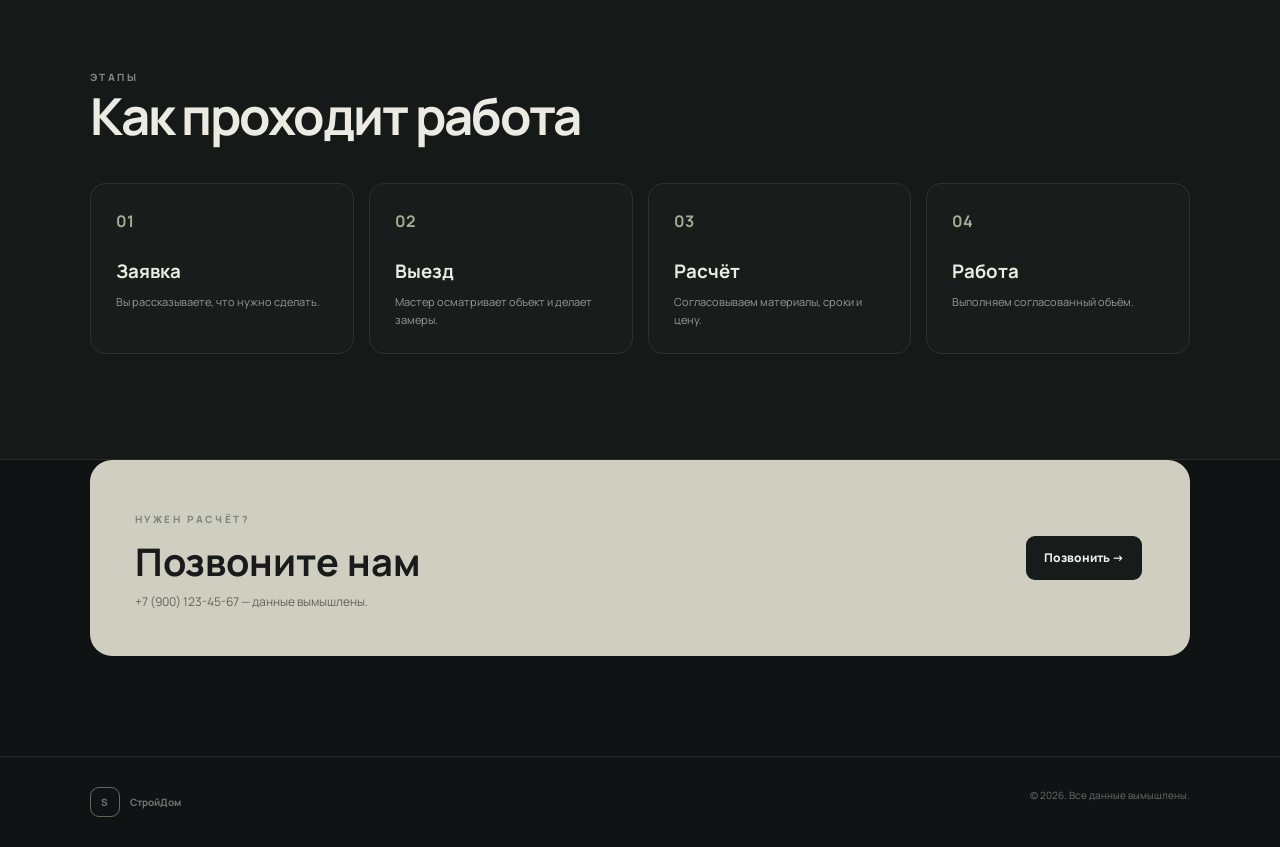
<file: works.html>
<!DOCTYPE html><html lang="ru"><head><meta charset="UTF-8"><meta name="viewport" content="width=device-width,initial-scale=1.0"><title>Работы с выездом — СтройДом</title><link rel="stylesheet" href="style.css"></head><body>
<header><a class="logo" href="index.html"><span>S</span> СтройДом</a><nav><a href="index.html#catalog">Каталог</a><a href="works.html">Услуги</a><a href="index.html#about">О нас</a><a href="index.html#contacts">Контакты</a></nav><a class="phone" href="tel:+79001234567">+7 (900) 123-45-67</a></header>
<section class="works-hero"><div class="reveal"><span class="eyebrow">ВЫЕЗД НА ОБЪЕКТ</span><h1>Работы с выездом<br><i>по понятной цене.</i></h1><p>Цены вымышлены для демонстрации сайта. Точная стоимость зависит от объёма и сложности.</p><a class="btn" href="#prices">Смотреть прайс ↓</a></div></section>
<section id="prices" class="section"><div class="heading reveal"><div><span class="eyebrow">ПРАЙС</span><h2>Стоимость работ</h2></div><p>Расчёт производится после оценки объекта.</p></div><div class="prices reveal">
<div class="price-row head"><b>Работа</b><b>Цена от</b><b>Единица</b></div>
<div class="price-row"><span>Выезд и первичная оценка</span><b>0 ₽</b><span>при заказе работ</span></div>
<div class="price-row"><span>Кладка кирпича</span><b>2 200 ₽</b><span>м²</span></div>
<div class="price-row"><span>Кладка газобетона</span><b>1 650 ₽</b><span>м²</span></div>
<div class="price-row"><span>Штукатурка стен</span><b>750 ₽</b><span>м²</span></div>
<div class="price-row"><span>Шпаклёвка стен</span><b>620 ₽</b><span>м²</span></div>
<div class="price-row"><span>Покраска стен</span><b>480 ₽</b><span>м²</span></div>
<div class="price-row"><span>Укладка ламината</span><b>690 ₽</b><span>м²</span></div>
<div class="price-row"><span>Монтаж перегородки</span><b>1 900 ₽</b><span>м²</span></div>
<div class="price-row"><span>Сборка конструкции</span><b>от 3 500 ₽</b><span>работа</span></div>
<div class="price-row"><span>Погрузка и разгрузка</span><b>900 ₽</b><span>час</span></div></div></section>
<section class="section dark"><div class="heading reveal"><div><span class="eyebrow">ЭТАПЫ</span><h2>Как проходит работа</h2></div></div><div class="steps"><div><b>01</b><h3>Заявка</h3><p>Вы рассказываете, что нужно сделать.</p></div><div><b>02</b><h3>Выезд</h3><p>Мастер осматривает объект и делает замеры.</p></div><div><b>03</b><h3>Расчёт</h3><p>Согласовываем материалы, сроки и цену.</p></div><div><b>04</b><h3>Работа</h3><p>Выполняем согласованный объём.</p></div></div></section>
<section class="cta"><div><span class="eyebrow">НУЖЕН РАСЧЁТ?</span><h2>Позвоните нам</h2><p>+7 (900) 123-45-67 — данные вымышлены.</p></div><a class="btn darkbtn" href="tel:+79001234567">Позвонить →</a></section>
<footer><div class="logo"><span>S</span> СтройДом</div><p>© 2026. Все данные вымышлены.</p></footer><script src="script.js"></script></body></html>
</file>
<file: style.css>
@import url("https://fonts.googleapis.com/css2?family=Manrope:wght@400;500;600;700;800&display=swap");
:root{--bg:#101313;--card:#181d1c;--line:#2b3230;--text:#ecebe3;--muted:#929a96;--accent:#d0cec0}
*{box-sizing:border-box;margin:0;padding:0}html{scroll-behavior:smooth}body{font-family:Manrope,Arial,sans-serif;background:var(--bg);color:var(--text);line-height:1.6}a{text-decoration:none;color:inherit}
header{height:76px;padding:0 7%;display:flex;align-items:center;justify-content:space-between;border-bottom:1px solid #252b29;background:#111514ee;backdrop-filter:blur(15px);position:sticky;top:0;z-index:20}.logo{font-weight:800;display:flex;align-items:center;gap:10px}.logo span{width:30px;height:30px;display:grid;place-items:center;border:1px solid #65675e;border-radius:9px}.phone,nav a{font-size:12px;color:#89918c;transition:.25s}.phone:hover,nav a:hover{color:#fff}nav{display:flex;gap:28px}
.hero{min-height:690px;padding:90px 7%;display:grid;grid-template-columns:1.15fr .85fr;align-items:center;gap:60px;background:radial-gradient(circle at 80% 20%,#34382e22,transparent 35%)}.hero h1{font-size:clamp(45px,6vw,76px);line-height:1.03;letter-spacing:-3px}.hero h1 i,.works-hero h1 i{font-style:normal;color:#aaa995}.hero-copy>p{max-width:620px;color:var(--muted);margin:25px 0 30px}.eyebrow{font-size:10px;letter-spacing:2.6px;color:#7e8782;font-weight:800}.btn{display:inline-block;background:var(--accent);color:#171a19;padding:12px 18px;border-radius:9px;font-size:12px;font-weight:800;margin:3px;transition:.25s}.btn:hover{transform:translateY(-3px);box-shadow:0 12px 30px #0005}.btn.ghost{background:transparent;color:#c4c5be;border:1px solid var(--line)}.stats{display:flex;gap:45px;margin-top:50px}.stats b{font-size:20px}.stats small{display:block;font-size:10px;color:#707873;font-weight:500}.hero-card{max-width:390px;margin:auto;background:linear-gradient(145deg,#202624,#171b1a);border:1px solid #353c39;border-radius:24px;padding:32px;box-shadow:0 30px 70px #0007;transform:rotate(2deg);transition:.4s}.hero-card:hover{transform:rotate(0) translateY(-8px)}.hero-card>strong{height:190px;margin:22px 0;display:grid;place-items:center;font-size:90px;background:#282e2c;border-radius:16px}.hero-card span{font-size:9px;letter-spacing:2px;color:#808883}.hero-card p{color:var(--muted);font-size:12px;margin:5px 0 18px}.hero-card>b{font-size:18px}
.section{padding:105px 7%}.dark{background:#151918;border-top:1px solid #252b29;border-bottom:1px solid #252b29}.heading{display:flex;justify-content:space-between;align-items:end;gap:30px;margin-bottom:40px}.heading h2{font-size:clamp(34px,4vw,51px);line-height:1.05;letter-spacing:-2px}.heading>p{max-width:400px;color:var(--muted);font-size:12px}
.grid{display:grid;grid-template-columns:repeat(3,1fr);gap:15px}.card{min-height:280px;padding:24px;background:linear-gradient(145deg,#1b201f,#151a19);border:1px solid var(--line);border-radius:16px;display:flex;flex-direction:column;transition:.35s}.card:hover{transform:translateY(-7px);border-color:#4b524e;box-shadow:0 18px 45px #0005}.icon{width:52px;height:52px;display:grid;place-items:center;background:#272d2b;border-radius:13px;font-size:24px;margin-bottom:17px}.card>small{font-size:9px;letter-spacing:1.7px;color:#77807b}.card h3{font-size:19px;margin:6px 0}.card>p{color:var(--muted);font-size:12px}.card footer{margin-top:auto;padding-top:16px;border-top:1px solid var(--line);display:flex;justify-content:space-between;align-items:center}.card footer b{font-size:14px}.card footer a{font-size:11px;color:#c9c8bd;font-weight:800}.notice{margin-top:25px;padding:20px;border:1px solid var(--line);border-radius:15px;background:#171c1b;display:flex;gap:20px;align-items:center}.notice span{color:var(--muted);font-size:11px}.notice .btn{margin-left:auto}
.about{display:grid;grid-template-columns:1fr 250px;gap:60px;align-items:center;padding:55px;border:1px solid #343b38;border-radius:24px;background:linear-gradient(145deg,#1c2220,#171b1b)}.about h2{font-size:clamp(34px,4vw,50px);line-height:1.05;margin-top:7px}.about p{max-width:700px;color:var(--muted);font-size:13px;margin:22px 0}.about ul{list-style:none;display:grid;grid-template-columns:1fr 1fr;gap:8px;color:#aeb5af;font-size:12px}.about>strong{font-size:100px;line-height:.8;color:#b9b7a6}.about>strong small{display:block;font-size:11px;line-height:1.4;color:#727a75}
.service-box{padding:35px;border:1px solid var(--line);border-radius:18px;background:#181d1c;display:flex;align-items:center;justify-content:space-between;gap:25px}.service-box h3{font-size:23px}.service-box p{color:var(--muted);font-size:12px;margin-top:5px}
.contact-grid{display:grid;grid-template-columns:repeat(3,1fr);gap:15px}.contact-grid>a,.contact-grid>div{min-height:160px;padding:25px;border:1px solid var(--line);border-radius:16px;background:#181d1c;display:flex;flex-direction:column;transition:.3s}.contact-grid>a:hover{transform:translateY(-5px);border-color:#4b524e}.contact-grid span{font-size:22px}.contact-grid small{font-size:9px;letter-spacing:2px;color:#737b77;margin-top:18px}.contact-grid b{font-size:14px;margin-top:4px}
footer{padding:30px 7%;border-top:1px solid #252b29;display:flex;justify-content:space-between;color:#68706b;font-size:10px}
.detail{min-height:calc(100vh - 76px);padding:90px 7%;display:grid;grid-template-columns:430px 1fr;gap:90px;align-items:center}.detail-icon{height:430px;border-radius:26px;border:1px solid #343b38;background:radial-gradient(circle,#aaa98d15,transparent 55%),#181d1c;display:grid;place-items:center;font-size:145px;box-shadow:0 25px 70px #0006}.detail-copy{max-width:700px}.detail-copy h1{font-size:clamp(42px,5vw,65px);line-height:1.02;letter-spacing:-2.5px;margin:12px 0}.detail-price{font-size:27px;font-weight:800;margin-bottom:22px}.detail-copy>p{color:var(--muted);font-size:14px;margin-bottom:25px}.detail-copy h2{font-size:21px;margin-bottom:8px}.detail-copy ul{padding-left:20px;color:#a4aba6;margin-bottom:28px}.detail-copy li{margin:5px 0}
.works-hero{min-height:560px;padding:100px 7%;display:flex;align-items:center;background:radial-gradient(circle at 80% 25%,#aaa98d13,transparent 30%)}.works-hero h1{font-size:clamp(45px,6vw,75px);line-height:1.03;letter-spacing:-3px;margin-top:10px}.works-hero p{max-width:650px;color:var(--muted);margin:25px 0}.prices{border:1px solid var(--line);border-radius:16px;overflow:hidden;background:#171c1b}.price-row{display:grid;grid-template-columns:2fr 1fr 1fr;padding:17px 22px;border-bottom:1px solid #29302e;gap:20px;font-size:12px}.price-row:last-child{border:0}.price-row.head{background:#202624;color:#7c8580;text-transform:uppercase;font-size:9px;letter-spacing:1.5px}.price-row span:last-child{color:#717a75}.steps{display:grid;grid-template-columns:repeat(4,1fr);gap:15px}.steps>div{padding:25px;border:1px solid var(--line);border-radius:15px;background:#181d1c}.steps b{color:#aaa995}.steps h3{margin:23px 0 6px}.steps p{color:var(--muted);font-size:11px}.cta{margin:0 7% 100px;padding:45px;border-radius:22px;background:var(--accent);color:#181b1a;display:flex;justify-content:space-between;align-items:center;gap:25px}.cta h2{font-size:38px}.cta p{font-size:12px;color:#5e625d}.darkbtn{background:#171b1a;color:#eee}
.reveal{opacity:0;transform:translateY(20px);transition:.7s ease}.reveal.visible{opacity:1;transform:none}
@media(max-width:900px){nav{gap:12px}.phone{display:none}.hero{grid-template-columns:1fr}.hero-card{display:none}.grid{grid-template-columns:repeat(2,1fr)}.contact-grid,.steps{grid-template-columns:repeat(2,1fr)}.about{grid-template-columns:1fr}.detail{grid-template-columns:280px 1fr;gap:40px}.detail-icon{height:280px;font-size:100px}}
@media(max-width:620px){header{padding:0 5%}nav{display:none}.hero,.section{padding-left:5%;padding-right:5%}.hero{min-height:650px}.hero h1{letter-spacing:-2px}.stats{gap:22px}.grid,.contact-grid,.steps{grid-template-columns:1fr}.heading{flex-direction:column;align-items:start}.notice,.service-box,.cta{flex-direction:column;align-items:flex-start}.notice .btn{margin-left:0}.about{padding:30px}.about ul{grid-template-columns:1fr}.detail{grid-template-columns:1fr;padding:60px 5%}.detail-icon{height:250px}.works-hero{padding:75px 5%;min-height:500px}.price-row{grid-template-columns:1.6fr 1fr}.price-row span:last-child{display:none}.cta{margin-left:5%;margin-right:5%;padding:30px}.cta h2{font-size:30px}footer{padding:25px 5%;flex-direction:column;gap:12px;text-align:center}}
</file>
